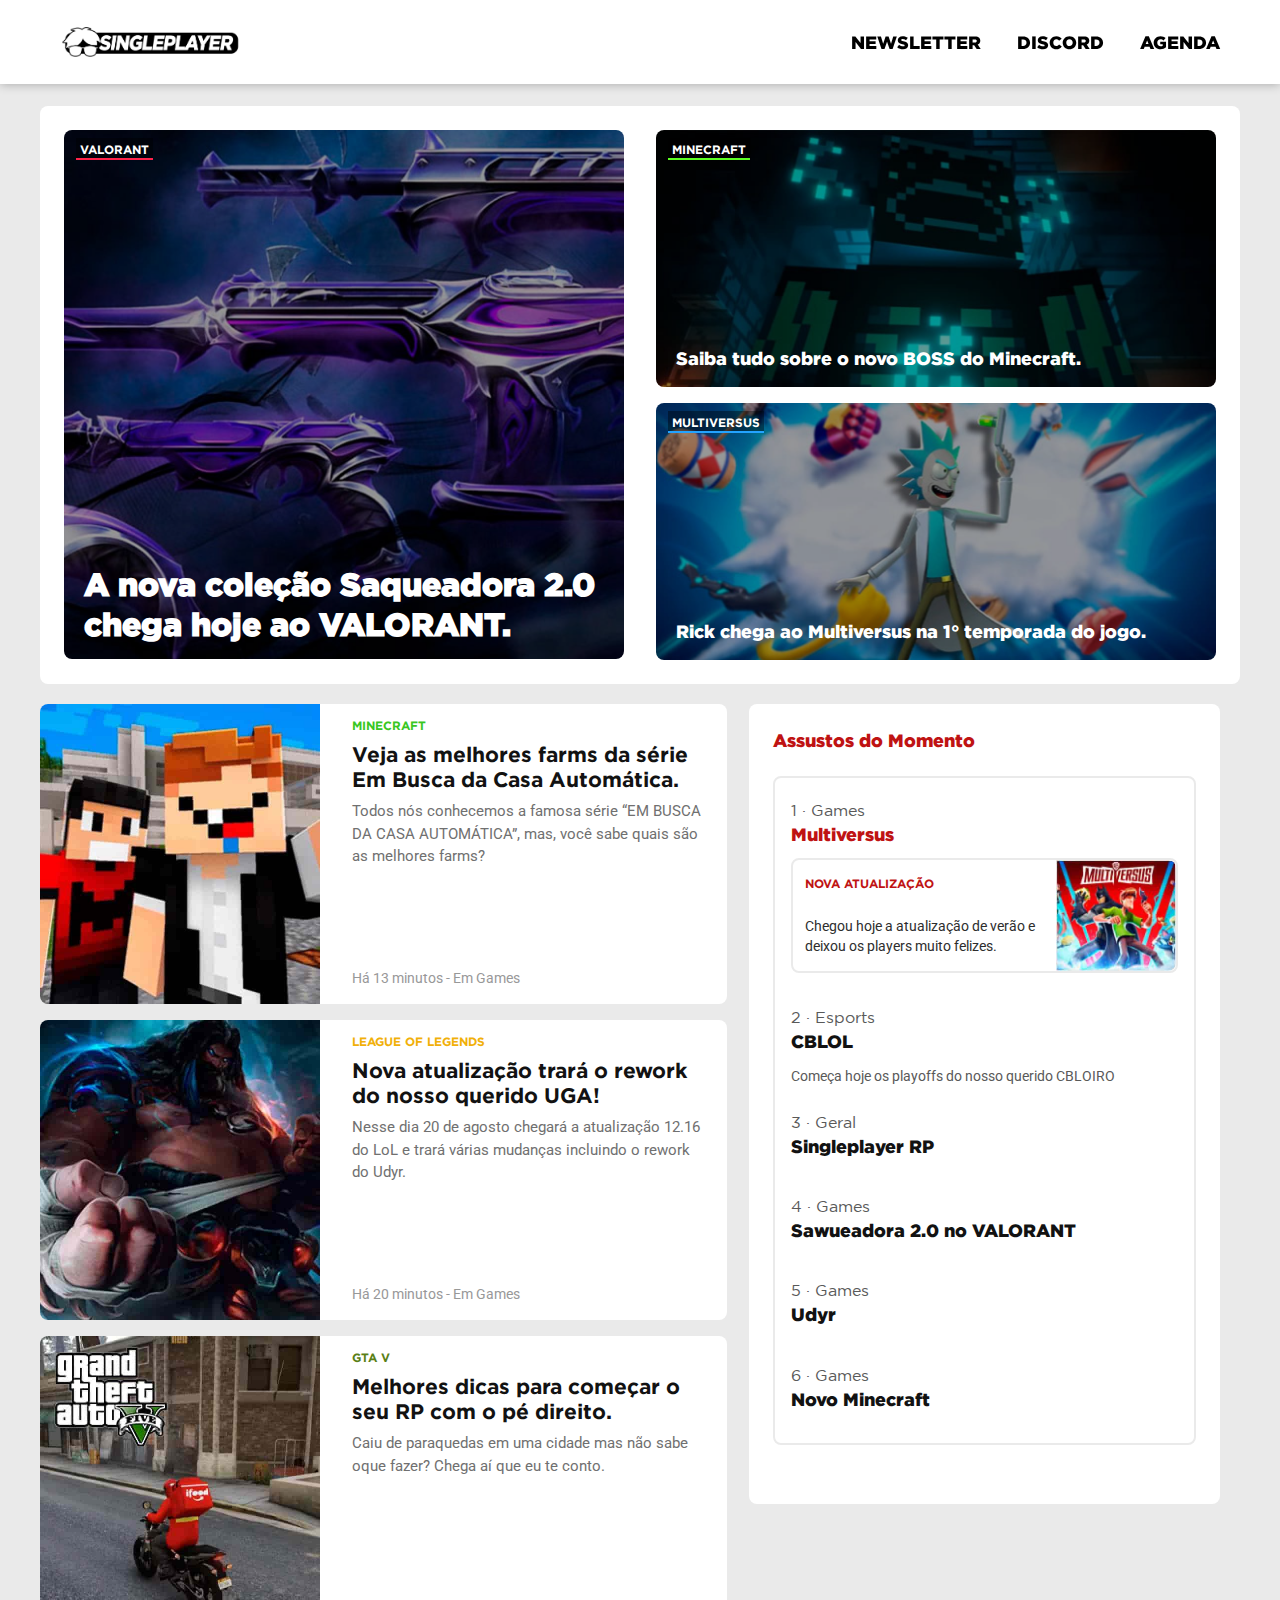
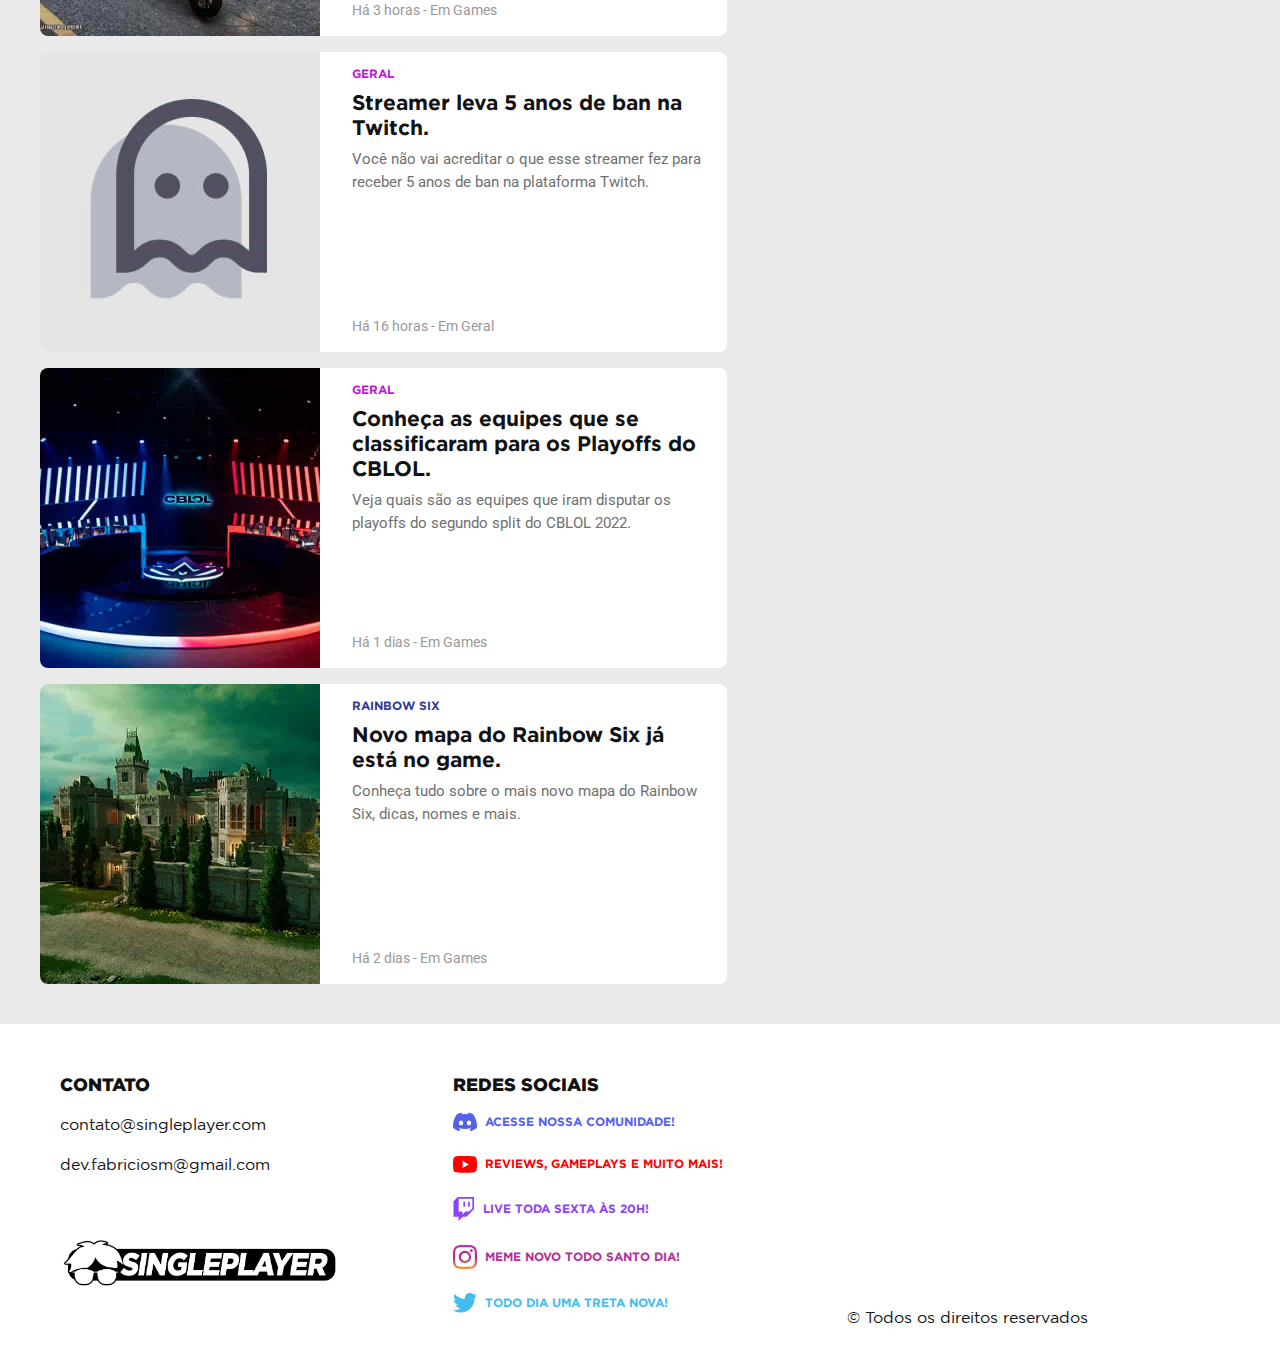
<file: index.html>
<!DOCTYPE html>
<html lang="pt-br">
<head>
  <meta charset="UTF-8">
  <meta http-equiv="X-UA-Compatible" content="IE=edge">
  <meta name="viewport" content="width=device-width, initial-scale=1.0">
  <link rel="preconnect" href="https://fonts.googleapis.com">
  <link rel="preconnect" href="https://fonts.gstatic.com" crossorigin>
  <link href="https://fonts.googleapis.com/css2?family=Roboto&display=swap" rel="stylesheet">
  <meta name="description" content="Notícias do mundo dos GAMES com qualidade você encontra aqui.">
  <link rel="stylesheet" href="css/style.css">
  <title>Home - Singleplayer</title>
</head>
<body>
  <header class="header-bg">
    <div class="header container">
      <div class="mobile-menu">
        <div class="line1"></div>
        <div class="line2"></div>
        <div class="line3"></div>
      </div>
      <a href="./"><img class="logo" src="img/logo/logo.png" alt="Singleplayer" width="893" height="147"></a>
      <nav aria-label="primaria">
        <ul class="header-menu font-1-m-b cor-11">
          <li><a href="./newsletter.html">NEWSLETTER</a></li>
          <li><a href="https://github.com/Fabricio-souza-miranda" target="_blank">DISCORD</a></li>
          <li><a href="./agenda.html">AGENDA</a></li>
        </ul>
      </nav>
    </div>
  </header>

  <main class="showcase-bg container">
    <div class="showcase">
      <div class="main-news">
        <a href="./newspages/newspage01.html">
          <span class="cor-0 font-1-xs">VALORANT</span>
          <h2 class="cor-0 font-1-b">A nova coleção Saqueadora 2.0 chega hoje ao VALORANT.</h2>
          <div>
            <img src="img/imagens/thumb_grid/valorant-grid.jpg" alt="coleção saqueadra 2.0, valorant" width="1136" height="1074">
          </div>
        </a>
      </div>
      <div class="news-container">
        <div class="news1">
          <a href="./newspages/newspage02.html">
            <span class="cor-0 font-1-xs">MINECRAFT</span>
            <h2 class="cor-0 font-1-m">Saiba tudo sobre o novo BOSS do Minecraft.</h2>
            <div>
              <img src="img/imagens/thumb_grid/minecraft-grid.jpg" alt="coleção saqueadra 2.0, valorant" width="1134" height="520">
            </div>
          </a>
        </div>
        <div class="news2">
          <a href="./newspages/newspage02.html">
            <span class="cor-0 font-1-xs">MULTIVERSUS</span>
            <h2 class="cor-0 font-1-m">Rick chega ao Multiversus na 1° temporada do jogo.</h2>
            <div>
              <img src="img/imagens/thumb_grid/multiversus-grid.jpg" alt="coleção saqueadra 2.0, valorant" width="1134" height="520">
            </div>
          </a>
        </div>
      </div>
    </div>
  </main>

  <article class="other-news container">
    <div class="feed-news">
      <ul>
        <li class="minecraft">
          <a href="newspages/newspage01.html">
            <img src="img/imagens/thumb_noticias/minecraft.jpg" alt="Viniccius13 e Davi." width="560" height="600">
          </a>
          <a href="newspages/newspage01.html">
            <span class="font-1-xs">MINECRAFT</span>
            <h2 class="cor-10 font-1-l">Veja as melhores farms da série Em Busca da Casa Automática.</h2>
            <p class="font-2-s cor-6">Todos nós conhecemos a famosa série “EM BUSCA DA CASA AUTOMÁTICA”, mas, você sabe quais são as melhores farms?</p>
            <div class="cor-5 font-2-xs time">Há 13 minutos - Em Games</div>
          </a>
        </li>

        <li class="league-of-legends">
          <a href="./newspages/newspage02.html"><img src="img/imagens/thumb_noticias/leagueoflegends.jpg" alt="Reworl Udyr." width="560" height="600"></a>
          <a href="./newspages/newspage02.html">
            <span class="font-1-xs">LEAGUE OF LEGENDS</span>
            <h2 class="cor-10 font-1-l">Nova atualização trará o rework do nosso querido UGA!</h2>
            <p class="font-2-s cor-6">Nesse dia 20 de agosto chegará a atualização 12.16 do LoL e trará várias mudanças incluindo o rework do Udyr.</p>
            <div class="cor-5 font-2-xs time">Há 20 minutos - Em Games</div>
          </a>
        </li>
        <li class="gtav">
          <a href="./newspages/newspage01.html"><img src="img/imagens/thumb_noticias/gtav.jpg" alt="Jogador trabalhando de Ifood no GTAV RP." width="560" height="600"></a>
          <a href="./newspages/newspage01.html">
            <span class="font-1-xs">GTA V</span>
            <h2 class="cor-10 font-1-l">Melhores dicas para começar o seu RP com o pé direito.</h2>
            <p class="font-2-s cor-6">Caiu de paraquedas em uma cidade mas não sabe oque fazer? Chega aí que eu te conto.</p>
            <div class="cor-5 font-2-xs time">Há 3 horas - Em Games</div>
          </a>
        </li>
        <li class="geral">
          <a href="./newspages/newspage01.html"><img src="img/imagens/thumb_noticias/geral01.jpg" alt="Simbolo de ban da Twitch." width="560" height="600"></a>
          <a href="./newspages/newspage01.html">
            <span class="font-1-xs">GERAL</span>
            <h2 class="cor-10 font-1-l">Streamer leva 5 anos de ban na Twitch.</h2>
            <p class="font-2-s cor-6">Você não vai acreditar o que esse streamer fez para receber 5 anos de ban na plataforma Twitch.</p>
            <div class="cor-5 font-2-xs time">Há 16 horas - Em Geral</div>
          </a>
        </li>
        <li class="geral">
          <a href="./newspages/newspage01.html"><img src="img/imagens/thumb_noticias/geral02.jpg" alt="Cenário do BCBLOL 2022." width="560" height="600"></a>
          <a href="./newspages/newspage01.html">
            <span class="font-1-xs">GERAL</span>
            <h2 class="cor-10 font-1-l">Conheça as equipes que se classificaram para os Playoffs do CBLOL.</h2>
            <p class="font-2-s cor-6">Veja quais são as equipes que iram disputar os playoffs do segundo split do CBLOL 2022.</p>
            <div class="cor-5 font-2-xs time">Há 1 dias - Em Games</div>
          </a>
        </li>
        <li class="r6">
          <a href="./newspages/newspage02.html"><img src="img/imagens/thumb_noticias/rainbowsix.jpg" alt="Novo mapa do Rainbow Six." width="560" height="600"></a>
          <a href="./newspages/newspage02.html">
            <span class="font-1-xs">RAINBOW SIX</span>
            <h2 class="cor-10 font-1-l">Novo mapa do Rainbow Six já está no game.</h2>
            <p class="font-2-s cor-6">Conheça tudo sobre o mais novo mapa do Rainbow Six, dicas, nomes e mais.</p>
            <div class="cor-5 font-2-xs time">Há 2 dias - Em Games</div>
          </a>
        </li>
      </ul>
    </div>
    <div class="trending-topics-bg">
      <div class="trending-topics">
        <h1 class="font-1-m-b cor-p1">Assustos do Momento</h1>
        <ul>
          <li>
            <span class="font-1-s cor-7">1 · Games</span>
            <h2 class="font-1-m-b cor-p1">Multiversus</h2>
            <a href="./newspages/newspage02.html">
            <div class="top1">
              <div>
                  <h3 class="font-1-xs cor-p1">NOVA ATUALIZAÇÃO</h3>
                  <p class="font-2-xs cor-9">Chegou hoje a atualização de verão e
                  deixou os players muito felizes.</p>
                </div>
                <img src="img/imagens/thumb_noticias/trandingtopics.jpg" alt="Multiversus" width="248" height="230">
              </div>
            </a>
          </li>
          <li>
            <span class="font-1-s cor-7">2 · Esports</span>
            <h2 class="font-1-m-b cor-10">CBLOL</h2>
            <p class="font-2-xs cor-7">Começa hoje os playoffs do nosso querido CBLOIRO</p>
          </li>
          <li>
            <span class="font-1-s cor-7">3 · Geral</span>
            <h2 class="font-1-m-b cor-10">Singleplayer RP</h2>
          </li>
          <li>
            <span class="font-1-s cor-7">4 · Games</span>
            <h2 class="font-1-m-b cor-10">Sawueadora 2.0 no VALORANT</h2>
          </li>
          <li>
            <span class="font-1-s cor-7">5 · Games</span>
            <h2 class="font-1-m-b cor-10">Udyr</h2>
          </li>
          <li>
            <span class="font-1-s cor-7">6 · Games</span>
            <h2 class="font-1-m-b cor-10">Novo  Minecraft</h2>
          </li>
        </ul>
      </div>
    </div>
  </article>

  <footer class="footer-bg">
    <div class="footer container">
      <div class="contato">
        <h2 class="font-1-m-b cor-10">CONTATO</h2>
        <ul class="font-1-s cor-10">
          <li>contato@singleplayer.com</li>
          <li>dev.fabriciosm@gmail.com</li>
        </ul>
        <img src="img/logo/logo.png" width="893" height="147" alt="Singleplayer">
      </div>
      <div class="redes">
        <h2 class="font-1-m-b cor-10">REDES SOCIAIS</h2>
        <ul class="font-1-xs">
          <li><a href="https://github.com/Fabricio-souza-miranda" target="_blank"><img src="img/icons/footer_icons/discord.svg" alt="" contato>ACESSE NOSSA COMUNIDADE!</a></li>
          <li><a href="https://github.com/Fabricio-souza-miranda" target="_blank"><img src="img/icons/footer_icons/youtube.svg" alt="" width="24" height="17">REVIEWS, GAMEPLAYS E MUITO MAIS!</a></li>
          <li><a href="https://github.com/Fabricio-souza-miranda" target="_blank"><img src="img/icons/footer_icons/twitch.svg" alt="" width="22" height="24">LIVE TODA SEXTA ÀS 20H!</a></li>
          <li><a href="https://github.com/Fabricio-souza-miranda" target="_blank"><img src="img/icons/footer_icons/instagram.svg" alt="" width="24" height="24">MEME NOVO TODO SANTO DIA!</a></li>
          <li><a href="https://github.com/Fabricio-souza-miranda" target="_blank"><img src="img/icons/footer_icons/twitter.svg" alt="" width="24" height="24">TODO DIA UMA TRETA NOVA!</a></li>

        </ul>
      </div>
      <div class="copy">
        <h2 class="font-1-s cor-10">© Todos os direitos reservados</h2>
      </div>
    </div>
  </footer>
  
  <script src="js/script.js"></script>
</body>
</html>
</file>
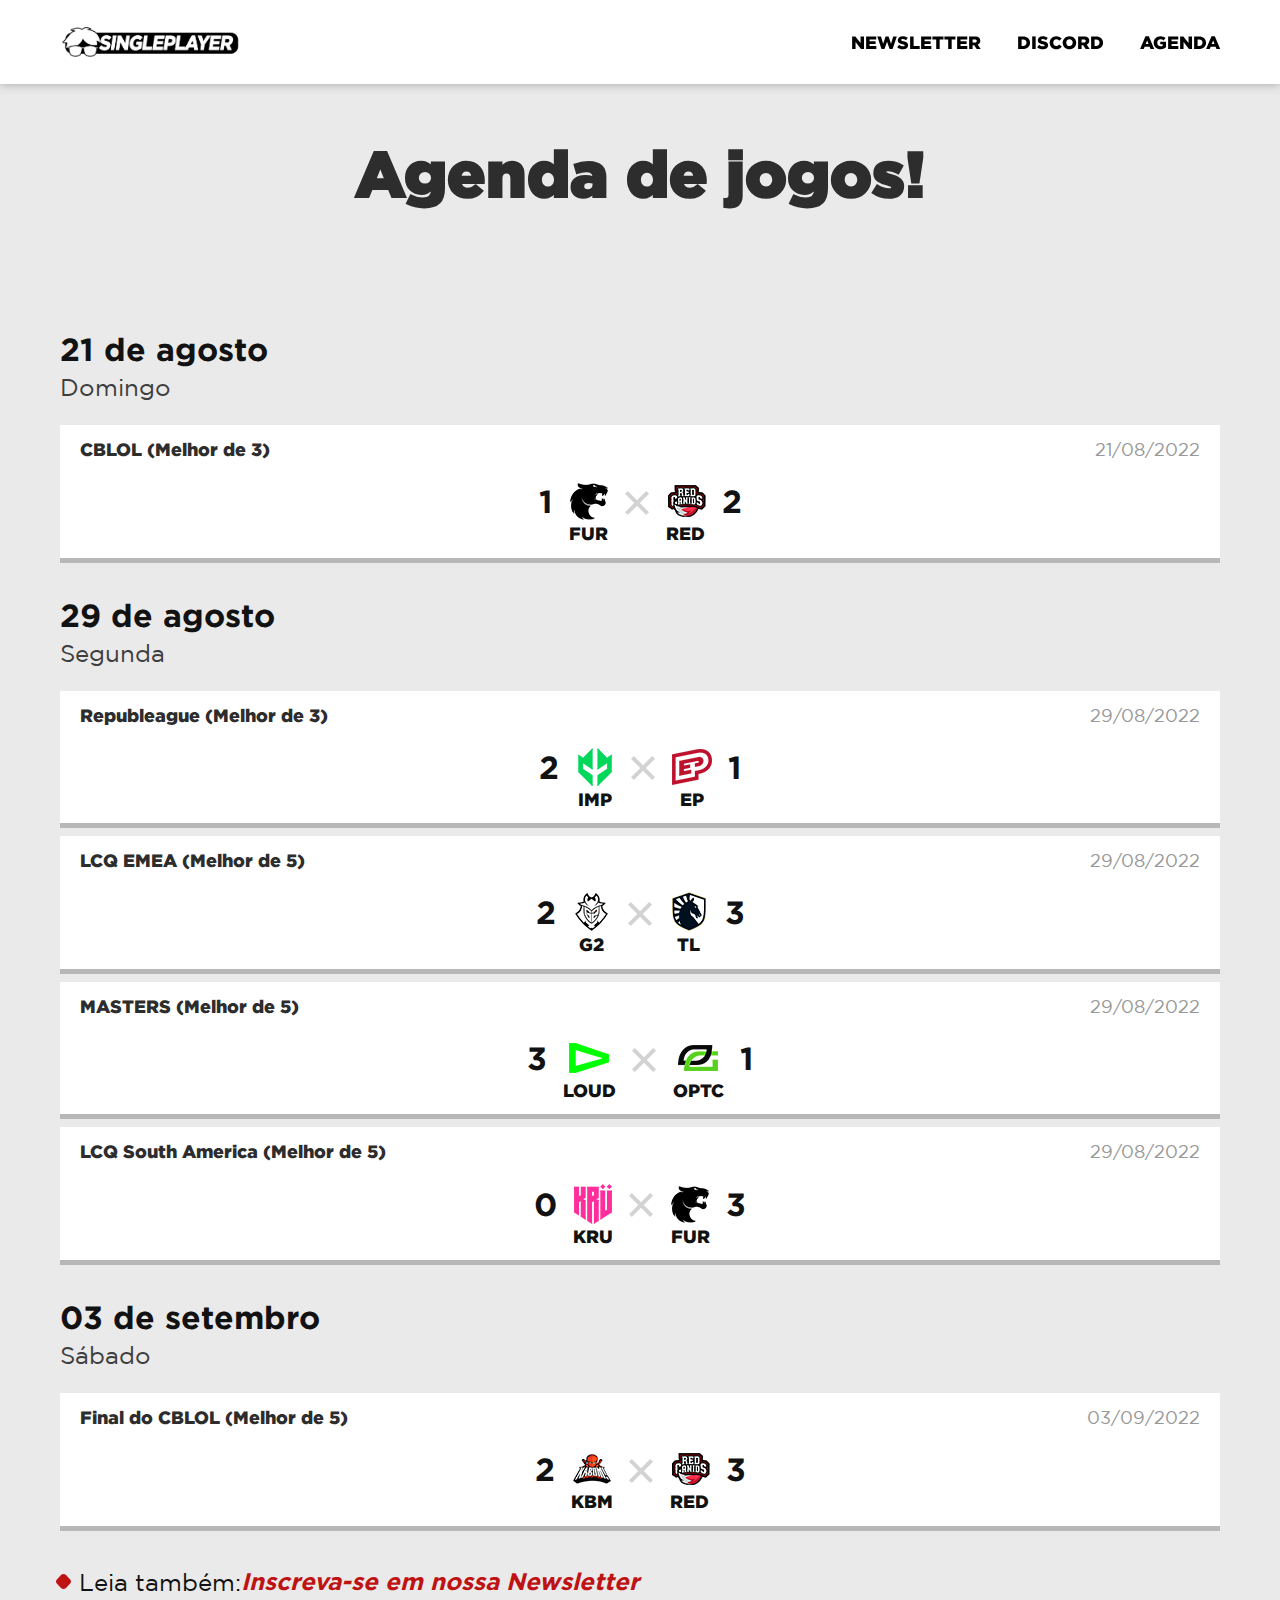
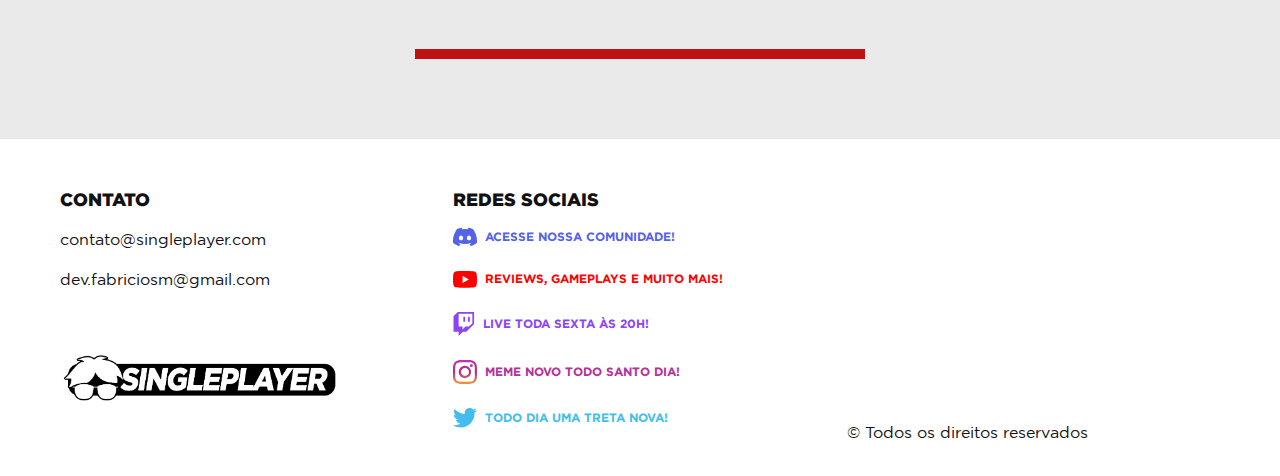
<file: agenda.html>
<!DOCTYPE html>
<html lang="pt-br">
<head>
  <meta charset="UTF-8">
  <meta http-equiv="X-UA-Compatible" content="IE=edge">
  <meta name="viewport" content="width=device-width, initial-scale=1.0">
  <link rel="preconnect" href="https://fonts.googleapis.com">
  <link rel="preconnect" href="https://fonts.gstatic.com" crossorigin>
  <link href="https://fonts.googleapis.com/css2?family=Roboto&display=swap" rel="stylesheet">
  <meta name="description" content="Notícias do mundo dos GAMES com qualidade você encontra aqui.">
  <link rel="stylesheet" href="css/style.css">
  <title>Agenda - Singleplayer</title>
</head>
<body>
  <header class="header-bg">
    <div class="header container">
      <div class="mobile-menu">
        <div class="line1"></div>
        <div class="line2"></div>
        <div class="line3"></div>
      </div>
      <a href="./"><img class="logo" src="img/logo/logo.png" alt="Singleplayer" width="893" height="147"></a>
      <nav aria-label="primaria">
        <ul class="header-menu font-1-m-b cor-11">
          <li><a href="./newsletter.html">NEWSLETTER</a></li>
          <li><a href="https://github.com/Fabricio-souza-miranda" target="_blank">DISCORD</a></li>
          <li><a href="./agenda.html">AGENDA</a></li>
        </ul>
      </nav>
    </div>
  </header>

  <main class="agenda container">
    <h1 class="cor-9 font-1-sup black">Agenda de jogos!</h1>
    <ul class="agenda-games">
      <li>
        <h2 class="font-1-b cor-10">21 de agosto</h2>
        <h3 class="font-1-l cor-8">Domingo</h3>
        <div class="games-block">
          <div class="games-container">
            <div class="games-date">
              <h4 class="font-1-m-b cor-9">CBLOL (Melhor de 3)</h4>
              <span class="font-1-m cor-5">21/08/2022</span>
            </div>
            <div class="games-game">
              <span class="font-1-b cor-10">1</span>
              <div class="team">
                <img src="img/imagens/agenda/furia.png" alt="Furia esports" width="40" height="40">
                <span class="font-1-m-b cor-10">FUR</span>
              </div>
              <i><img src="img/icons/versus.svg" alt="" width="25" height="25"></i>
              <div class="team">
                <img src="img/imagens/agenda/redcanids.png" alt="Red Canids Esports" width="40" height="40">
                <span class="font-1-m-b cor-10">RED</span>
              </div>
              <span class="font-1-b cor-10">2</span>
            </div>
          </div>
        </div>
      </li>
      
      <li>
        <h2 class="font-1-b cor-10">29 de agosto</h2>
        <h3 class="font-1-l cor-8">Segunda</h3>
        <div class="games-block">
          <div class="games-container">
            <div class="games-date">
              <h4 class="font-1-m-b cor-9">Republeague (Melhor de 3)</h4>
              <span class="font-1-m cor-5">29/08/2022</span>
            </div>
            <div class="games-game">
              <span class="font-1-b cor-10">2</span>
              <div class="team">
                <img src="img/imagens/agenda/imperial.png" alt="Imperial esports" width="40" height="40">
                <span class="font-1-m-b cor-10">IMP</span>
              </div>
              <i><img src="img/icons/versus.svg" alt="" width="25" height="25"></i>
              <div class="team">
                <img src="img/imagens/agenda/ENTERPRISE.png" alt="ENTERPRISE Esports" width="40" height="40">
                <span class="font-1-m-b cor-10">EP</span>
              </div>
              <span class="font-1-b cor-10">1</span>
            </div>
          </div>
        </div>
        <div class="games-block">
          <div class="games-container">
            <div class="games-date">
              <h4 class="font-1-m-b cor-9">LCQ EMEA (Melhor de 5)</h4>
              <span class="font-1-m cor-5">29/08/2022</span>
            </div>
            <div class="games-game">
              <span class="font-1-b cor-10">2</span>
              <div class="team">
                <img src="img/imagens/agenda/g2.png" alt="G2 esports" width="40" height="40">
                <span class="font-1-m-b cor-10">G2</span>
              </div>
              <i><img src="img/icons/versus.svg" alt="" width="25" height="25"></i>
              <div class="team">
                <img src="img/imagens/agenda/teamliquid.png" alt="team liquid Esports" width="40" height="40">
                <span class="font-1-m-b cor-10">TL</span>
              </div>
              <span class="font-1-b cor-10">3</span>
            </div>
          </div>
        </div>
        <div class="games-block">
          <div class="games-container">
            <div class="games-date">
              <h4 class="font-1-m-b cor-9">MASTERS (Melhor de 5)</h4>
              <span class="font-1-m cor-5">29/08/2022</span>
            </div>
            <div class="games-game">
              <span class="font-1-b cor-10">3</span>
              <div class="team">
                <img src="img/imagens/agenda/loud.png" alt="LOUD esports" width="40" height="40">
                <span class="font-1-m-b cor-10">LOUD</span>
              </div>
              <i><img src="img/icons/versus.svg" alt="" width="25" height="25"></i>
              <div class="team">
                <img src="img/imagens/agenda/optic.png" alt="Optic Esports" width="40" height="40">
                <span class="font-1-m-b cor-10">OPTC</span>
              </div>
              <span class="font-1-b cor-10">1</span>
            </div>
          </div>
        </div>
        <div class="games-block">
          <div class="games-container">
            <div class="games-date">
              <h4 class="font-1-m-b cor-9">LCQ South America (Melhor de 5)</h4>
              <span class="font-1-m cor-5">29/08/2022</span>
            </div>
            <div class="games-game">
              <span class="font-1-b cor-10">0</span>
              <div class="team">
                <img src="img/imagens/agenda/kru.png" alt="KRϋ esports" width="40" height="40">
                <span class="font-1-m-b cor-10">KRU</span>
              </div>
              <i><img src="img/icons/versus.svg" alt="" width="25" height="25"></i>
              <div class="team">
                <img src="img/imagens/agenda/furia.png" alt="Furia Esports" width="40" height="40">
                <span class="font-1-m-b cor-10">FUR</span>
              </div>
              <span class="font-1-b cor-10">3</span>
            </div>
          </div>
        </div>
      </li>
      <li>
        <h2 class="font-1-b cor-10">03 de setembro</h2>
        <h3 class="font-1-l cor-8">Sábado</h3>
        <div class="games-block">
          <div class="games-container">
            <div class="games-date">
              <h4 class="font-1-m-b cor-9">Final do CBLOL (Melhor de 5)</h4>
              <span class="font-1-m cor-5">03/09/2022</span>
            </div>
            <div class="games-game">
              <span class="font-1-b cor-10">2</span>
              <div class="team">
                <img src="img/imagens/agenda/kabum.png" alt="Kabum esports" width="40" height="40">
                <span class="font-1-m-b cor-10">KBM</span>
              </div>
              <i><img src="img/icons/versus.svg" alt="" width="25" height="25"></i>
              <div class="team">
                <img src="img/imagens/agenda/redcanids.png" alt="Red Canids Esports" width="40" height="40">
                <span class="font-1-m-b cor-10">RED</span>
              </div>
              <span class="font-1-b cor-10">3</span>
            </div>
          </div>
        </div>
      </li>
    </ul>
    <ul class="subscribe">
      <li class="cor-10 font-1-l">Leia também: <a href="newsletter.html">
        <i class="cor-p1">Inscreva-se em nossa Newsletter</i>
      </a>
      </li>
    </ul>
    <div class="detail"></div>
  </div>
  </main>

  <footer class="footer-bg">
    <div class="footer container">
      <div class="contato">
        <h2 class="font-1-m-b cor-10">CONTATO</h2>
        <ul class="font-1-s cor-10">
          <li>contato@singleplayer.com</li>
          <li>dev.fabriciosm@gmail.com</li>
        </ul>
        <img src="img/logo/logo.png" width="893" height="147" alt="Singleplayer">
      </div>
      <div class="redes">
        <h2 class="font-1-m-b cor-10">REDES SOCIAIS</h2>
        <ul class="font-1-xs">
          <li><a href="https://github.com/Fabricio-souza-miranda" target="_blank"><img src="img/icons/footer_icons/discord.svg" alt="" contato>ACESSE NOSSA COMUNIDADE!</a></li>
          <li><a href="https://github.com/Fabricio-souza-miranda" target="_blank"><img src="img/icons/footer_icons/youtube.svg" alt="" width="24" height="17">REVIEWS, GAMEPLAYS E MUITO MAIS!</a></li>
          <li><a href="https://github.com/Fabricio-souza-miranda" target="_blank"><img src="img/icons/footer_icons/twitch.svg" alt="" width="22" height="24">LIVE TODA SEXTA ÀS 20H!</a></li>
          <li><a href="https://github.com/Fabricio-souza-miranda" target="_blank"><img src="img/icons/footer_icons/instagram.svg" alt="" width="24" height="24">MEME NOVO TODO SANTO DIA!</a></li>
          <li><a href="https://github.com/Fabricio-souza-miranda" target="_blank"><img src="img/icons/footer_icons/twitter.svg" alt="" width="24" height="24">TODO DIA UMA TRETA NOVA!</a></li>

        </ul>
      </div>
      <div class="copy">
        <h2 class="font-1-s cor-10">© Todos os direitos reservados</h2>
      </div>
    </div>
  </footer>
  
  <script src="js/script.js"></script>
</body>
</html>
</file>
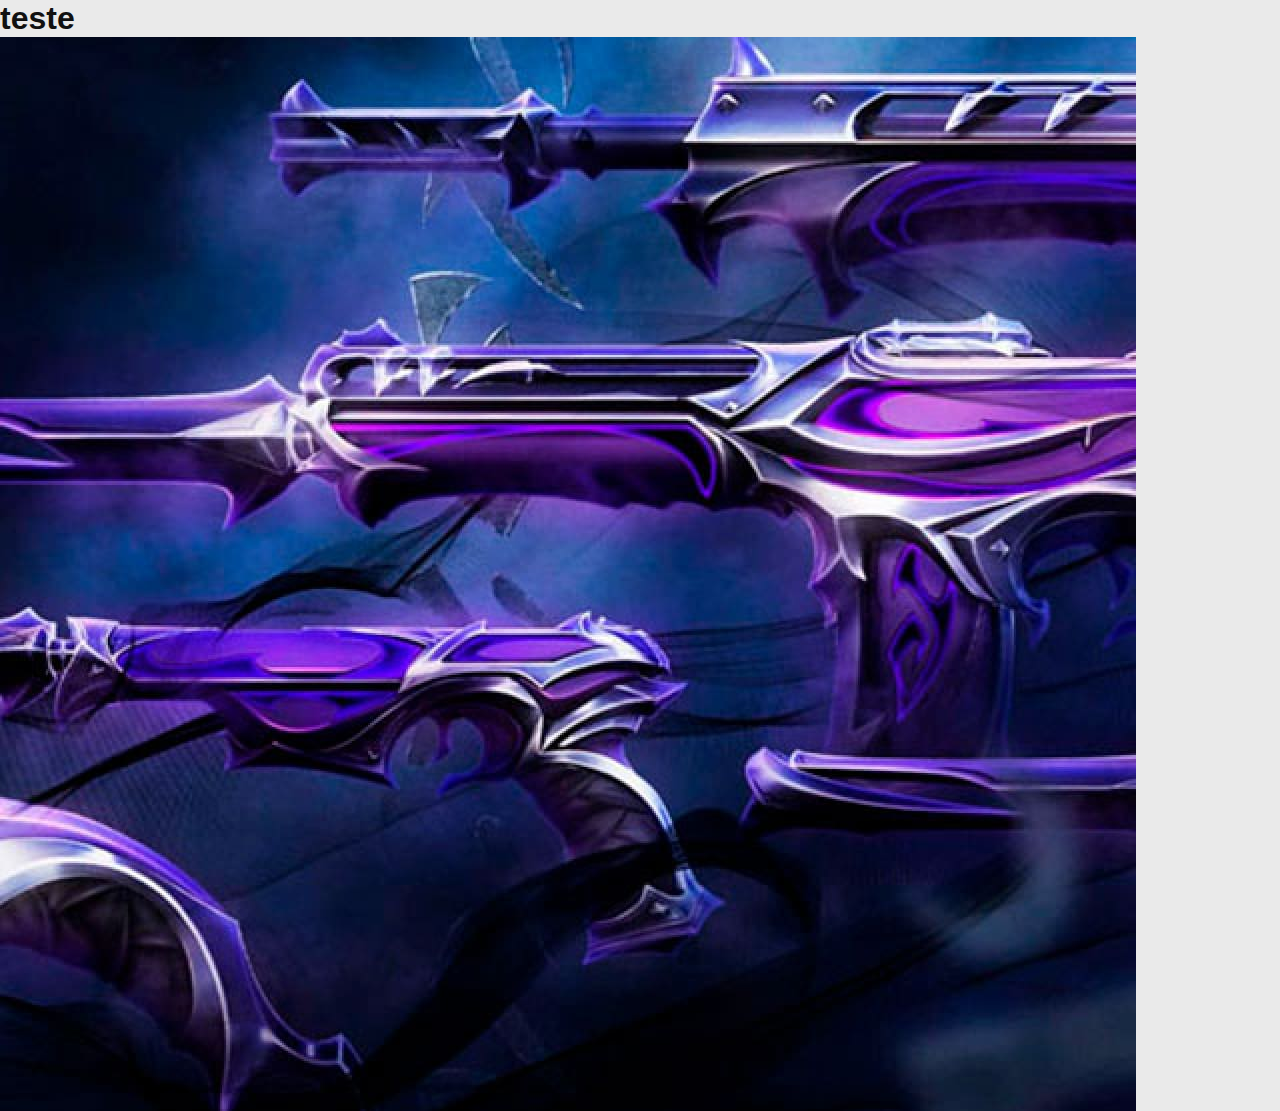
<file: home.html>
<!DOCTYPE html>
<html lang="pt-br">
<head>
  <meta charset="UTF-8">
  <meta http-equiv="X-UA-Compatible" content="IE=edge">
  <meta name="viewport" content="width=device-width, initial-scale=1.0">
  <link rel="stylesheet" href="css/style.css">
  <title>Home | Singleplayer</title>
</head>
<body>
  <h1 class="font-1-xxl">teste</h1>
  <img src="img/imagens/thumb_grid/valorant-grid.jpg" alt="">
</body>
</html>
</file>
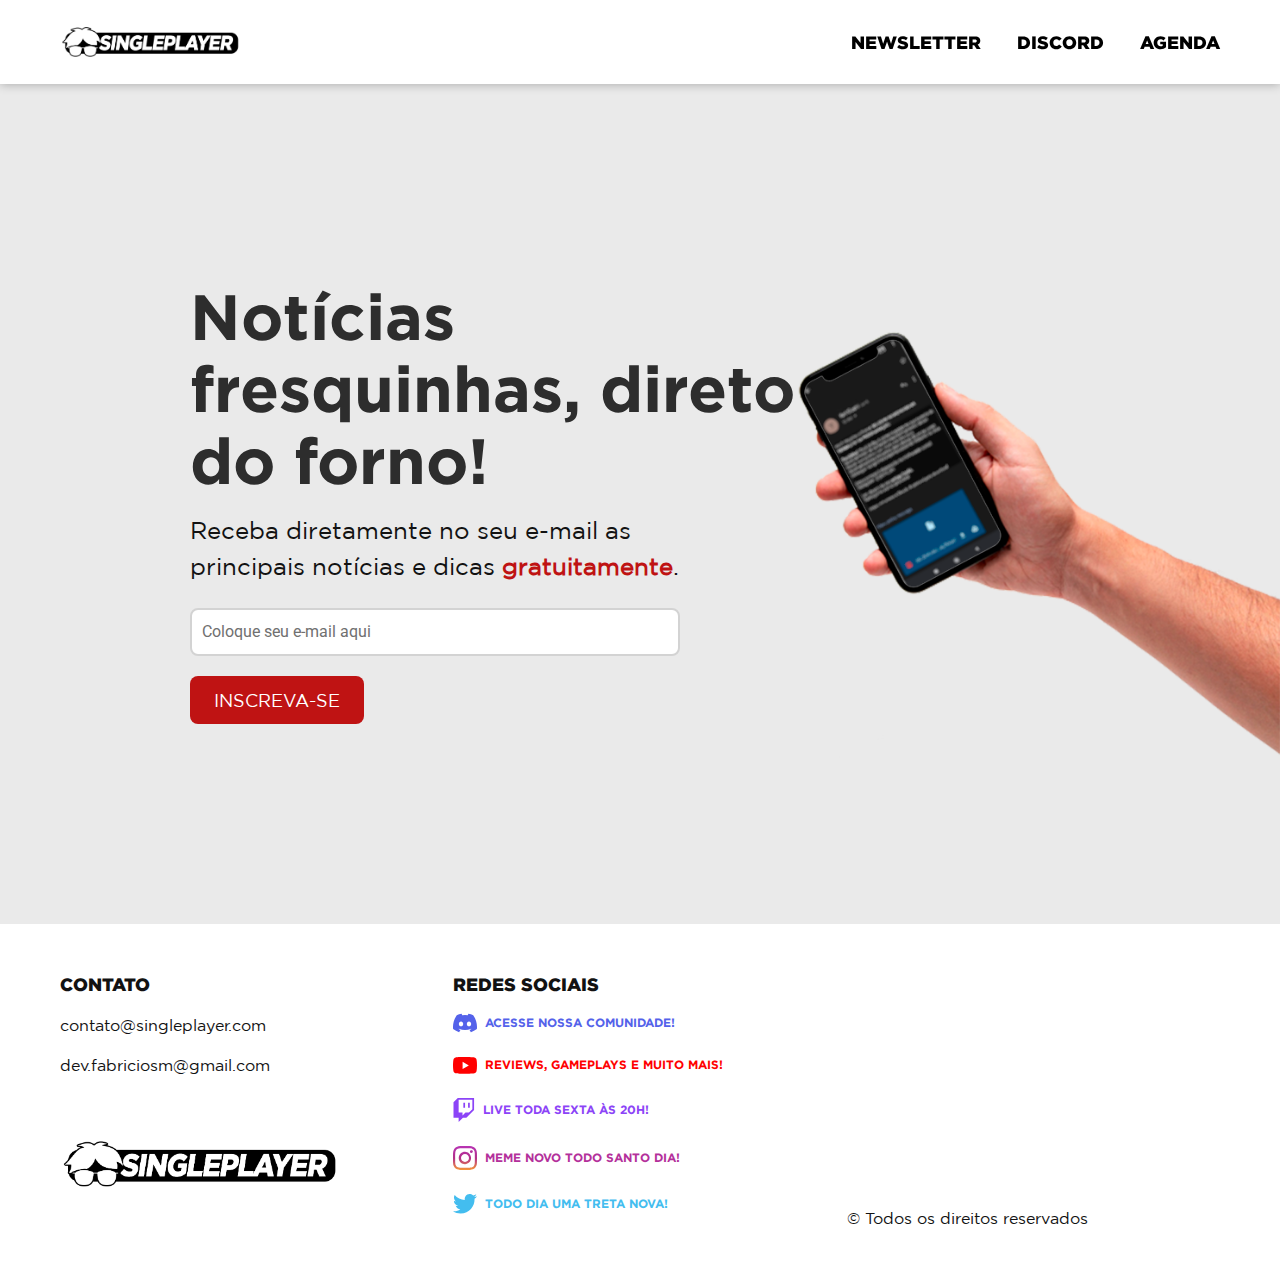
<file: newsletter.html>
<!DOCTYPE html>
<html lang="pt-br">
<head>
  <meta charset="UTF-8">
  <meta http-equiv="X-UA-Compatible" content="IE=edge">
  <meta name="viewport" content="width=device-width, initial-scale=1.0">
  <link rel="preconnect" href="https://fonts.googleapis.com">
  <link rel="preconnect" href="https://fonts.gstatic.com" crossorigin>
  <link href="https://fonts.googleapis.com/css2?family=Roboto&display=swap" rel="stylesheet">
  <meta name="description" content="Notícias do mundo dos GAMES com qualidade você encontra aqui.">
  <link rel="stylesheet" href="css/style.css">
  <title>Newsletter - Singleplayer</title>
</head>
<body>
  <header class="header-bg">
    <div class="header container">
      <div class="mobile-menu">
        <div class="line1"></div>
        <div class="line2"></div>
        <div class="line3"></div>
      </div>
      <a href="./"><img class="logo" src="img/logo/logo.png" alt="Singleplayer" width="893" height="147"></a>
      <nav aria-label="primaria">
        <ul class="header-menu font-1-m-b cor-11">
          <li><a href="./newsletter.html">NEWSLETTER</a></li>
          <li><a href="https://github.com/Fabricio-souza-miranda" target="_blank">DISCORD</a></li>
          <li><a href="./agenda.html">AGENDA</a></li>
        </ul>
      </nav>
    </div>
  </header>

  <main class="newsletter">
    <div class="newsletter-content">
      <h1 class="font-1-sup cor-9">Notícias fresquinhas, direto do forno!</h1>
      <p class="font-1-l cor-10">Receba diretamente no seu e-mail as principais notícias e dicas <strong class="cor-p1">gratuitamente</strong>.</p>
      <div class="newsletter-subscribe">
        <input type="email" placeholder="Coloque seu e-mail aqui">
        <button class="font-1-m cor-0">INSCREVA-SE</button>
      </div>
    </div>
    <div><img src="img/imagens/smartphone.jpg" alt=""></div>
  </main>

  <footer class="footer-bg">
    <div class="footer container">
      <div class="contato">
        <h2 class="font-1-m-b cor-10">CONTATO</h2>
        <ul class="font-1-s cor-10">
          <li>contato@singleplayer.com</li>
          <li>dev.fabriciosm@gmail.com</li>
        </ul>
        <img src="img/logo/logo.png" width="893" height="147" alt="Singleplayer">
      </div>
      <div class="redes">
        <h2 class="font-1-m-b cor-10">REDES SOCIAIS</h2>
        <ul class="font-1-xs">
          <li><a href="https://github.com/Fabricio-souza-miranda" target="_blank"><img src="img/icons/footer_icons/discord.svg" alt="" contato>ACESSE NOSSA COMUNIDADE!</a></li>
          <li><a href="https://github.com/Fabricio-souza-miranda" target="_blank"><img src="img/icons/footer_icons/youtube.svg" alt="" width="24" height="17">REVIEWS, GAMEPLAYS E MUITO MAIS!</a></li>
          <li><a href="https://github.com/Fabricio-souza-miranda" target="_blank"><img src="img/icons/footer_icons/twitch.svg" alt="" width="22" height="24">LIVE TODA SEXTA ÀS 20H!</a></li>
          <li><a href="https://github.com/Fabricio-souza-miranda" target="_blank"><img src="img/icons/footer_icons/instagram.svg" alt="" width="24" height="24">MEME NOVO TODO SANTO DIA!</a></li>
          <li><a href="https://github.com/Fabricio-souza-miranda" target="_blank"><img src="img/icons/footer_icons/twitter.svg" alt="" width="24" height="24">TODO DIA UMA TRETA NOVA!</a></li>

        </ul>
      </div>
      <div class="copy">
        <h2 class="font-1-s cor-10">© Todos os direitos reservados</h2>
      </div>
    </div>
  </footer>
  
  <script src="js/script.js"></script>
</body>
</html>
</file>
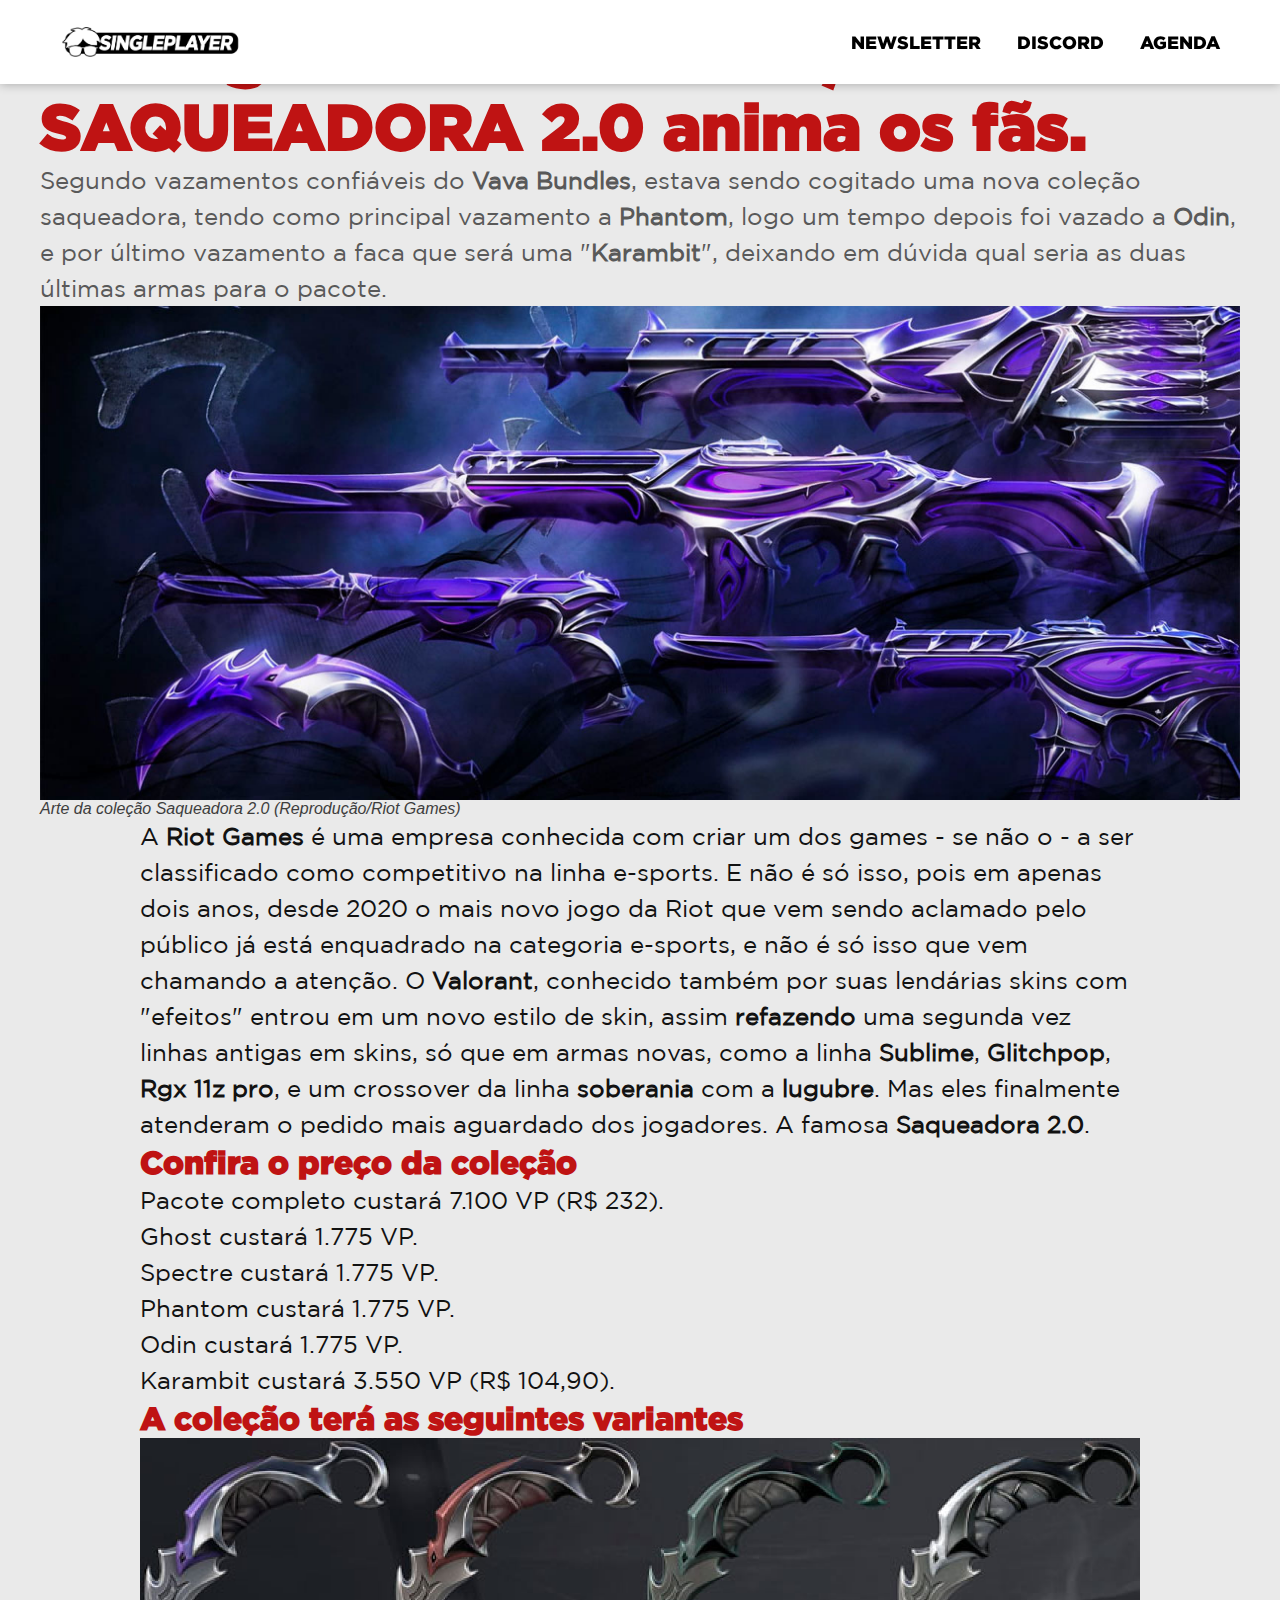
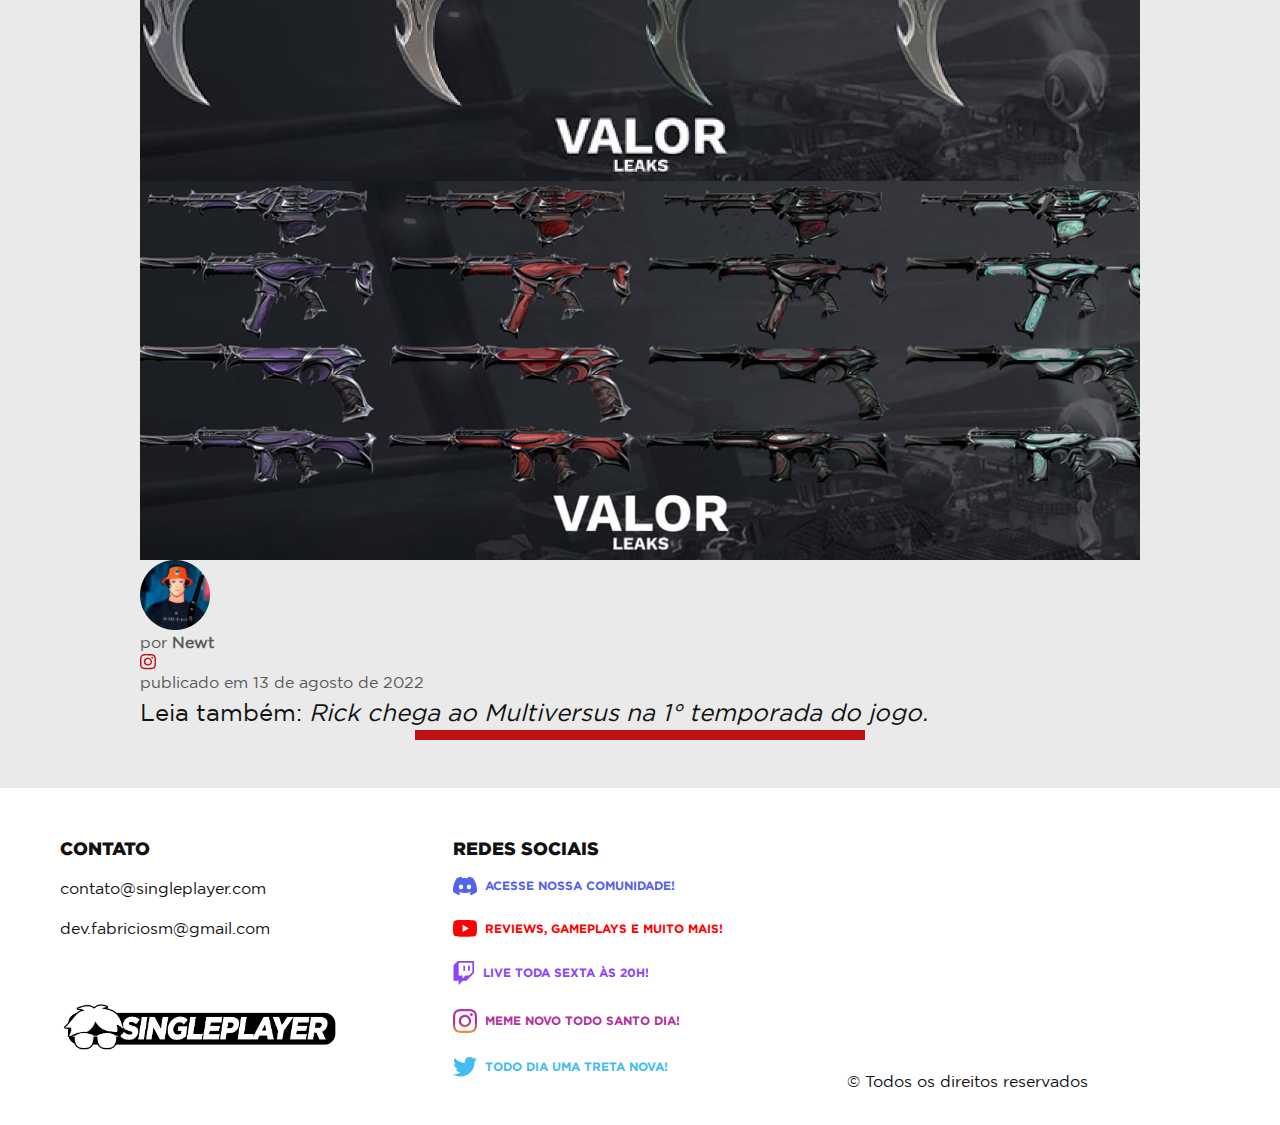
<file: newspage01.html>
<!DOCTYPE html>
<html lang="pt-br">
<head>
  <meta charset="UTF-8">
  <meta http-equiv="X-UA-Compatible" content="IE=edge">
  <meta name="viewport" content="width=device-width, initial-scale=1.0">
  <link rel="preconnect" href="https://fonts.googleapis.com">
  <link rel="preconnect" href="https://fonts.gstatic.com" crossorigin>
  <link href="https://fonts.googleapis.com/css2?family=Roboto&display=swap" rel="stylesheet">
  <meta name="description" content="Notícias do mundo dos GAMES com qualidade você encontra aqui.">
  <link rel="stylesheet" href="css/style.css">
  <title>A nova coleção Saqueadora 2.0 chega hoje ao VALORANT.</title>
</head>
<body>
  <header class="header-bg">
    <div class="header container">
      <div class="mobile-menu">
        <div class="line1"></div>
        <div class="line2"></div>
        <div class="line3"></div>
      </div>
      <a href="./"><img class="logo" src="img/logo/logo.png" alt="Singleplayer" width="893" height="147"></a>
      <nav aria-label="primaria">
        <ul class="header-menu font-1-m-b cor-11">
          <li><a href="./newsletter.html">NEWSLETTER</a></li>
          <li><a href="https://github.com/Fabricio-souza-miranda" target="_blank">DISCORD</a></li>
          <li><a href="./agenda.html">AGENDA</a></li>
        </ul>
      </nav>
    </div>
  </header>

  <main class="newspage01-grid">
    <div class="newspage01-header container">
      <span class="cor-p1 font-1-xs">VALORANT</span>
      <h1 class="cor-p1 font-1-sup black">A chegada da nova coleção SAQUEADORA 2.0 anima os fãs.</h1>
      <p class="font-1-l cor-7">Segundo vazamentos confiáveis do <strong>Vava Bundles</strong>, estava sendo cogitado uma nova coleção saqueadora, tendo como principal vazamento a <strong>Phantom</strong>, logo um tempo depois foi vazado a <strong>Odin</strong>, e por último vazamento a faca que será uma "<strong>Karambit</strong>", deixando em dúvida qual seria as duas últimas armas para o pacote.</p>
      <img src="img/imagens/valorant_noticia/saqueadora.jpg" alt="Coleção saqueadora 2.0 VALORANT." width="2428" height="1000">
      <i class="cor-8">Arte da coleção Saqueadora 2.0 (Reprodução/Riot Games)</i>
    </div>
    <div class="newspage01-main small-container">
      <p class="cor-10 font-1-l">A <strong>Riot Games</strong> é uma empresa conhecida com criar um dos games - se não o - a ser classificado como competitivo na linha e-sports. E não é só isso, pois em apenas dois anos, desde 2020 o mais novo jogo da Riot que vem sendo aclamado pelo público já está enquadrado na categoria e-sports, e não é só isso que vem chamando a atenção. O <strong>Valorant</strong>, conhecido também por suas lendárias skins com "efeitos" entrou em um novo estilo de skin, assim <strong>refazendo</strong> uma segunda vez linhas antigas em skins, só que em armas novas, como a linha <strong>Sublime</strong>, <strong>Glitchpop</strong>, <strong>Rgx 11z pro</strong>, e um crossover da linha <strong>soberania</strong> com a <strong>lugubre</strong>. Mas eles finalmente atenderam o pedido mais aguardado dos jogadores. A famosa <strong>Saqueadora 2.0</strong>.</p>
      <h2 class="cor-p1 font-1-b black">Confira o preço da coleção</h2>
      <ul class="cor-10 font-1-l">
        <li>Pacote completo custará 7.100 VP <span>(R$ 232)</span>.</li>
        <li>Ghost custará 1.775 VP.</li>
        <li>Spectre custará 1.775 VP.</li>
        <li>Phantom custará 1.775 VP.</li>
        <li>Odin custará 1.775 VP.</li>
        <li>Karambit custará 3.550 VP <span>(R$ 104,90)</span>.</li>
      </ul>
      <h2 class="cor-p1 font-1-b black">A coleção terá as seguintes variantes</h2>
      <div class="images">
        <img src="img/imagens/valorant_noticia/colecao-facas.jpg" alt="variantes da faca da coleção" width="1344" height="460">
        <img src="img/imagens/valorant_noticia/chromacolecao.jpg" alt="Variantes das armas da coleção" width="1344" height="510">
      </div>
      <div class="autor">
        <img src="img/imagens/perfil/perfil1.jpg" alt="Newt" width="70" height="70">
        <div class="autor-infos cor-7 font-1-s">
          <div>
            por <a href="https://www.instagram.com/fabricio.css/"><strong>Newt</strong>
            <img src="img/icons/instagram-autor.svg" alt="" width="16" height="16"></a>
          </div>
          <div>publicado em 13 de agosto de 2022</div>
        </div>
      </div>
      <ul>
        <li class="cor-10 font-1-l">Leia também: <a href="./newspage02.html">
          <i>Rick chega ao Multiversus na 1° temporada do jogo.</i>
        </a>
        </li>
      </ul>
      <div class="detail"></div>
    </div>
  </main>

  <footer class="footer-bg">
    <div class="footer container">
      <div class="contato">
        <h2 class="font-1-m-b cor-10">CONTATO</h2>
        <ul class="font-1-s cor-10">
          <li>contato@singleplayer.com</li>
          <li>dev.fabriciosm@gmail.com</li>
        </ul>
        <img src="img/logo/logo.png" width="893" height="147" alt="Singleplayer">
      </div>
      <div class="redes">
        <h2 class="font-1-m-b cor-10">REDES SOCIAIS</h2>
        <ul class="font-1-xs">
          <li><a href="https://github.com/Fabricio-souza-miranda" target="_blank"><img src="img/icons/footer_icons/discord.svg" alt="" contato>ACESSE NOSSA COMUNIDADE!</a></li>
          <li><a href="https://github.com/Fabricio-souza-miranda" target="_blank"><img src="img/icons/footer_icons/youtube.svg" alt="" width="24" height="17">REVIEWS, GAMEPLAYS E MUITO MAIS!</a></li>
          <li><a href="https://github.com/Fabricio-souza-miranda" target="_blank"><img src="img/icons/footer_icons/twitch.svg" alt="" width="22" height="24">LIVE TODA SEXTA ÀS 20H!</a></li>
          <li><a href="https://github.com/Fabricio-souza-miranda" target="_blank"><img src="img/icons/footer_icons/instagram.svg" alt="" width="24" height="24">MEME NOVO TODO SANTO DIA!</a></li>
          <li><a href="https://github.com/Fabricio-souza-miranda" target="_blank"><img src="img/icons/footer_icons/twitter.svg" alt="" width="24" height="24">TODO DIA UMA TRETA NOVA!</a></li>

        </ul>
      </div>
      <div class="copy">
        <h2 class="font-1-s cor-10">© Todos os direitos reservados</h2>
      </div>
    </div>
  </footer>
  
  <script src="js/script.js"></script>
</body>
</html>
</file>
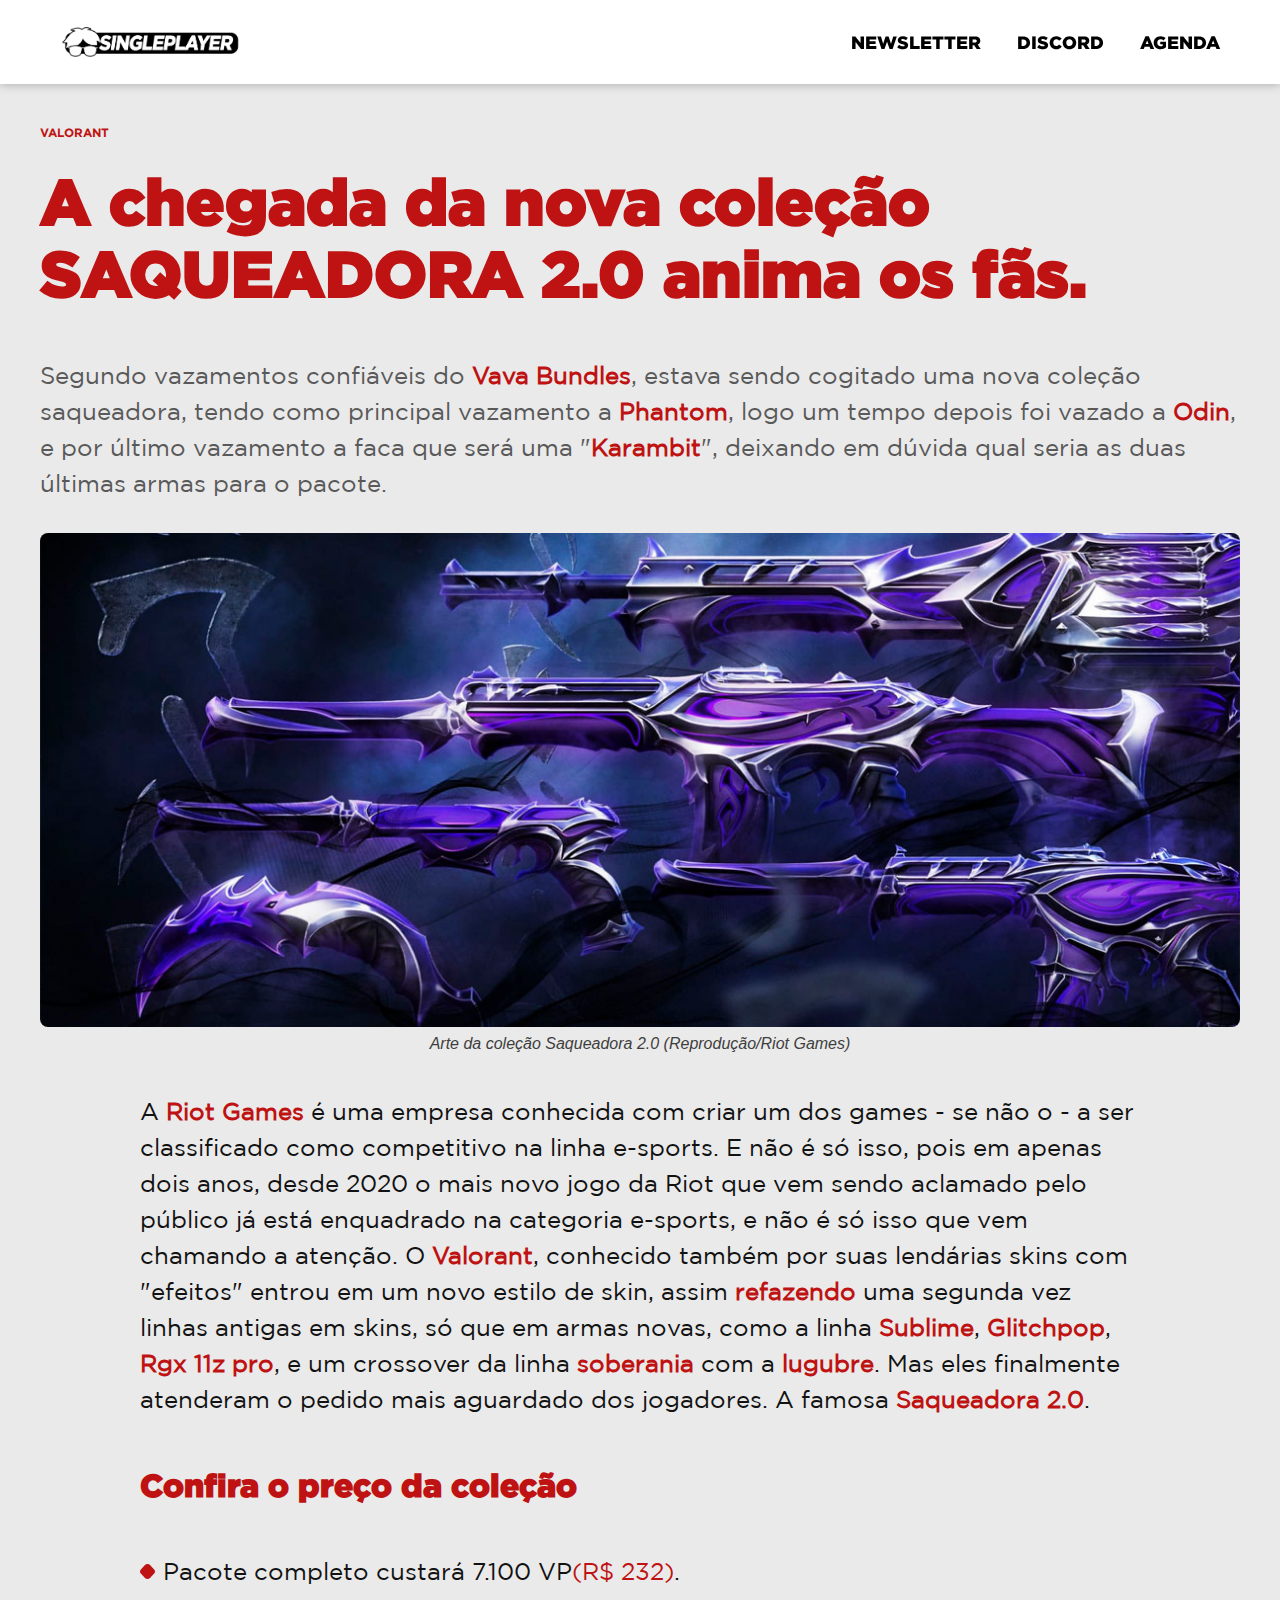
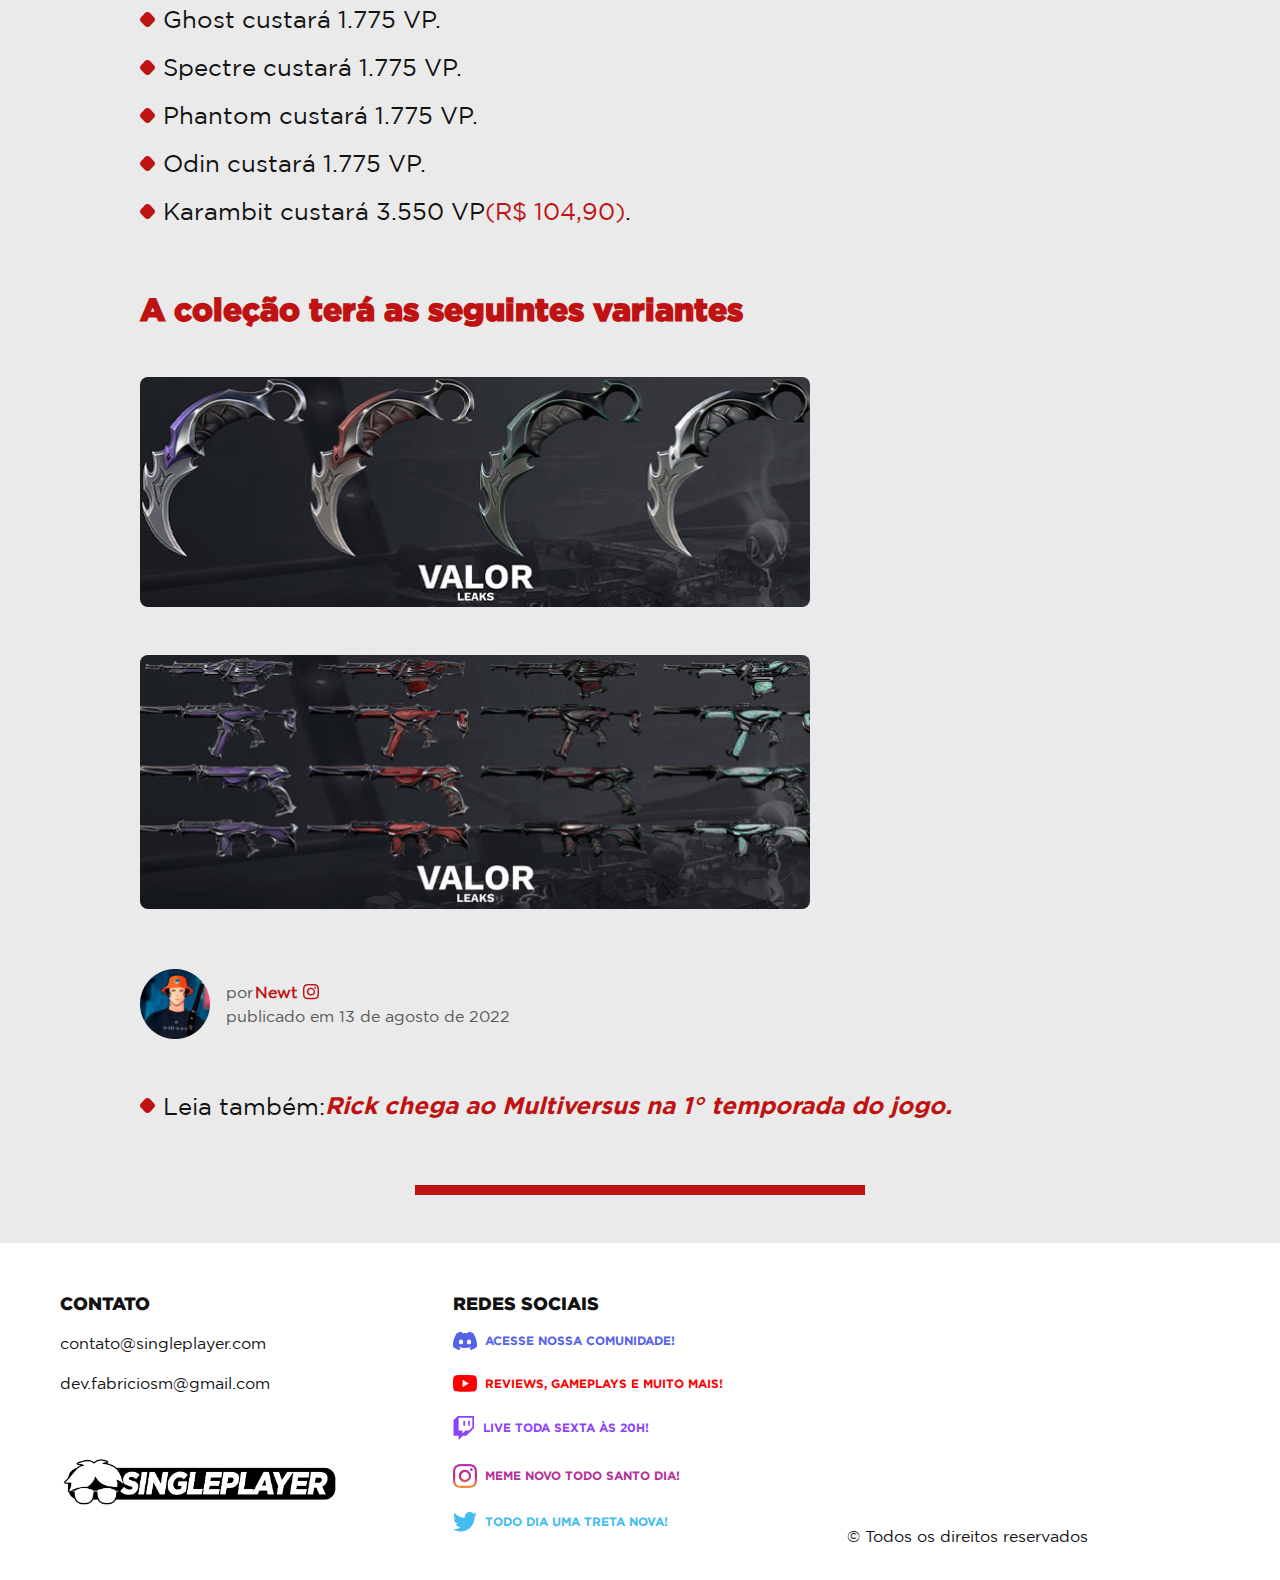
<file: newspages/newspage01.html>
<!DOCTYPE html>
<html lang="pt-br">
<head>
  <meta charset="UTF-8">
  <meta http-equiv="X-UA-Compatible" content="IE=edge">
  <meta name="viewport" content="width=device-width, initial-scale=1.0">
  <link rel="preconnect" href="https://fonts.googleapis.com">
  <link rel="preconnect" href="https://fonts.gstatic.com" crossorigin>
  <link href="https://fonts.googleapis.com/css2?family=Roboto&display=swap" rel="stylesheet">
  <meta name="description" content="Notícias do mundo dos GAMES com qualidade você encontra aqui.">
  <link rel="stylesheet" href="../css/style.css">
  <title>A nova coleção Saqueadora 2.0 chega hoje ao VALORANT.</title>
</head>
<body>
  <header class="header-bg">
    <div class="header container">
      <div class="mobile-menu">
        <div class="line1"></div>
        <div class="line2"></div>
        <div class="line3"></div>
      </div>
      <a href="../index.html"><img class="logo" src="../img/logo/logo.png" alt="Singleplayer" width="893" height="147"></a>
      <nav aria-label="primaria">
        <ul class="header-menu font-1-m-b cor-11">
          <li><a href="../newsletter.html">NEWSLETTER</a></li>
          <li><a href="https://github.com/Fabricio-souza-miranda" target="_blank">DISCORD</a></li>
          <li><a href="../agenda.html">AGENDA</a></li>
        </ul>
      </nav>
    </div>
  </header>

  <main class="newspage-grid">
    <div class="newspage-header container">
      <span class="cor-p1 font-1-xs">VALORANT</span>
      <h1 class="cor-p1 font-1-sup black">A chegada da nova coleção SAQUEADORA 2.0 anima os fãs.</h1>
      <p class="font-1-l cor-7">Segundo vazamentos confiáveis do <strong>Vava Bundles</strong>, estava sendo cogitado uma nova coleção saqueadora, tendo como principal vazamento a <strong>Phantom</strong>, logo um tempo depois foi vazado a <strong>Odin</strong>, e por último vazamento a faca que será uma "<strong>Karambit</strong>", deixando em dúvida qual seria as duas últimas armas para o pacote.</p>
      <img src="../img/imagens/valorant_noticia/saqueadora.jpg" alt="Coleção saqueadora 2.0 VALORANT." width="2428" height="1000">
      <i class="cor-8 image-info">Arte da coleção Saqueadora 2.0 (Reprodução/Riot Games)</i>
    </div>
    <div class="newspage-main small-container">
      <p class="cor-10 font-1-l">A <strong>Riot Games</strong> é uma empresa conhecida com criar um dos games - se não o - a ser classificado como competitivo na linha e-sports. E não é só isso, pois em apenas dois anos, desde 2020 o mais novo jogo da Riot que vem sendo aclamado pelo público já está enquadrado na categoria e-sports, e não é só isso que vem chamando a atenção. O <strong>Valorant</strong>, conhecido também por suas lendárias skins com "efeitos" entrou em um novo estilo de skin, assim <strong>refazendo</strong> uma segunda vez linhas antigas em skins, só que em armas novas, como a linha <strong>Sublime</strong>, <strong>Glitchpop</strong>, <strong>Rgx 11z pro</strong>, e um crossover da linha <strong>soberania</strong> com a <strong>lugubre</strong>. Mas eles finalmente atenderam o pedido mais aguardado dos jogadores. A famosa <strong>Saqueadora 2.0</strong>.</p>
      <h2 class="cor-p1 font-1-b black">Confira o preço da coleção</h2>
      <ul class="cor-10 font-1-l">
        <li>Pacote completo custará 7.100 VP <span>(R$ 232)</span>.</li>
        <li>Ghost custará 1.775 VP.</li>
        <li>Spectre custará 1.775 VP.</li>
        <li>Phantom custará 1.775 VP.</li>
        <li>Odin custará 1.775 VP.</li>
        <li>Karambit custará 3.550 VP <span>(R$ 104,90)</span>.</li>
      </ul>
      <h2 class="cor-p1 font-1-b black">A coleção terá as seguintes variantes</h2>
      <div class="images">
        <img src="../img/imagens/valorant_noticia/colecao-facas.jpg" alt="variantes da faca da coleção" width="1344" height="460">
        <img src="../img/imagens/valorant_noticia/chromacolecao.jpg" alt="Variantes das armas da coleção" width="1344" height="510">
      </div>
      <div class="autor">
        <img src="../img/imagens/perfil/perfil1.jpg" alt="Newt" width="70" height="70">
        <div class="autor-infos cor-7 font-1-s">
          <div>
            por <a href="https://www.instagram.com/fabricio.css/"><strong>Newt</strong>
            <img src="../img/icons/instagram-autor.svg" alt="" width="16" height="16"></a>
          </div>
          <div>publicado em 13 de agosto de 2022</div>
        </div>
      </div>
      <ul>
        <li class="cor-10 font-1-l">Leia também: <a href="newspage02.html">
          <i>Rick chega ao Multiversus na 1° temporada do jogo.</i>
        </a>
        </li>
      </ul>
      <div class="detail"></div>
    </div>
  </main>

  <footer class="footer-bg">
    <div class="footer container">
      <div class="contato">
        <h2 class="font-1-m-b cor-10">CONTATO</h2>
        <ul class="font-1-s cor-10">
          <li>contato@singleplayer.com</li>
          <li>dev.fabriciosm@gmail.com</li>
        </ul>
        <img src="../img/logo/logo.png" width="893" height="147" alt="Singleplayer">
      </div>
      <div class="redes">
        <h2 class="font-1-m-b cor-10">REDES SOCIAIS</h2>
        <ul class="font-1-xs">
          <li><a href="https://github.com/Fabricio-souza-miranda" target="_blank"><img src="../img/icons/footer_icons/discord.svg" alt="" contato>ACESSE NOSSA COMUNIDADE!</a></li>
          <li><a href="https://github.com/Fabricio-souza-miranda" target="_blank"><img src="../img/icons/footer_icons/youtube.svg" alt="" width="24" height="17">REVIEWS, GAMEPLAYS E MUITO MAIS!</a></li>
          <li><a href="https://github.com/Fabricio-souza-miranda" target="_blank"><img src="../img/icons/footer_icons/twitch.svg" alt="" width="22" height="24">LIVE TODA SEXTA ÀS 20H!</a></li>
          <li><a href="https://github.com/Fabricio-souza-miranda" target="_blank"><img src="../img/icons/footer_icons/instagram.svg" alt="" width="24" height="24">MEME NOVO TODO SANTO DIA!</a></li>
          <li><a href="https://github.com/Fabricio-souza-miranda" target="_blank"><img src="../img/icons/footer_icons/twitter.svg" alt="" width="24" height="24">TODO DIA UMA TRETA NOVA!</a></li>

        </ul>
      </div>
      <div class="copy">
        <h2 class="font-1-s cor-10">© Todos os direitos reservados</h2>
      </div>
    </div>
  </footer>
  
  <script src="../js/script.js"></script>
</body>
</html>
</file>
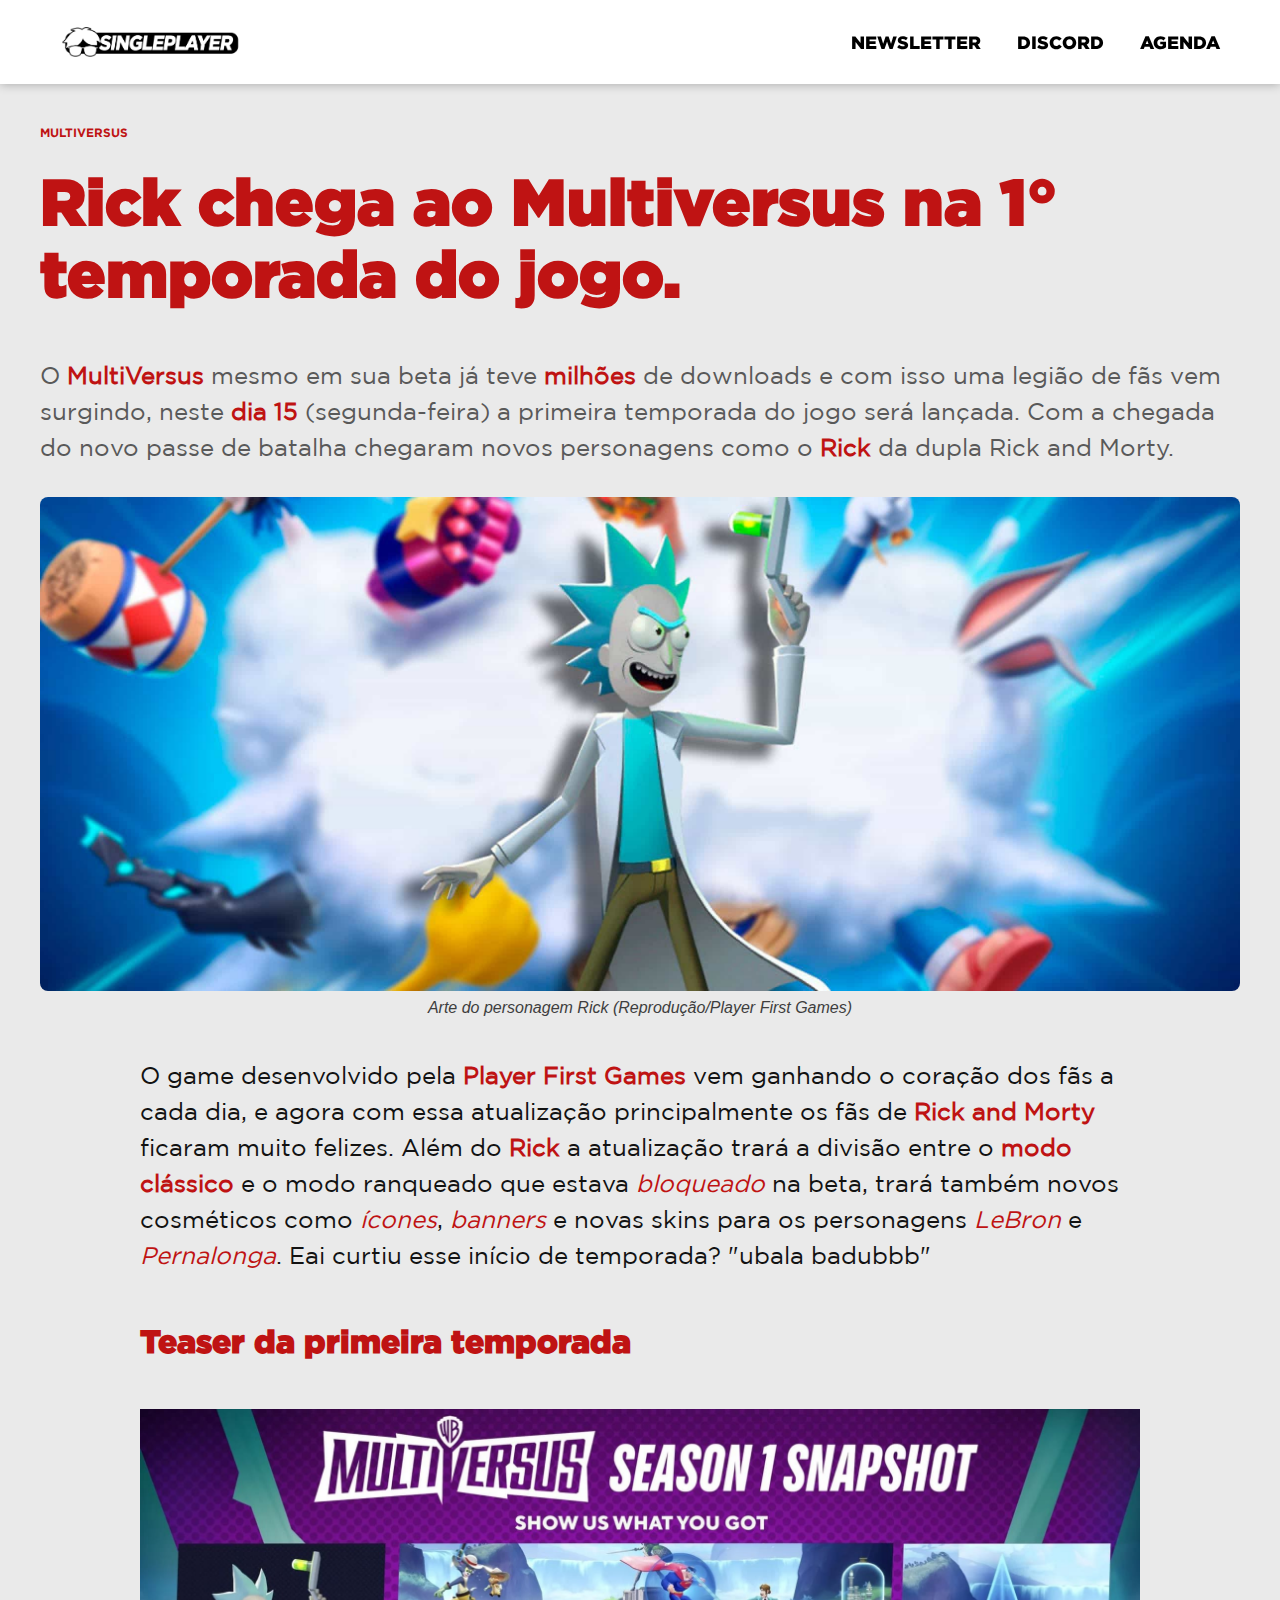
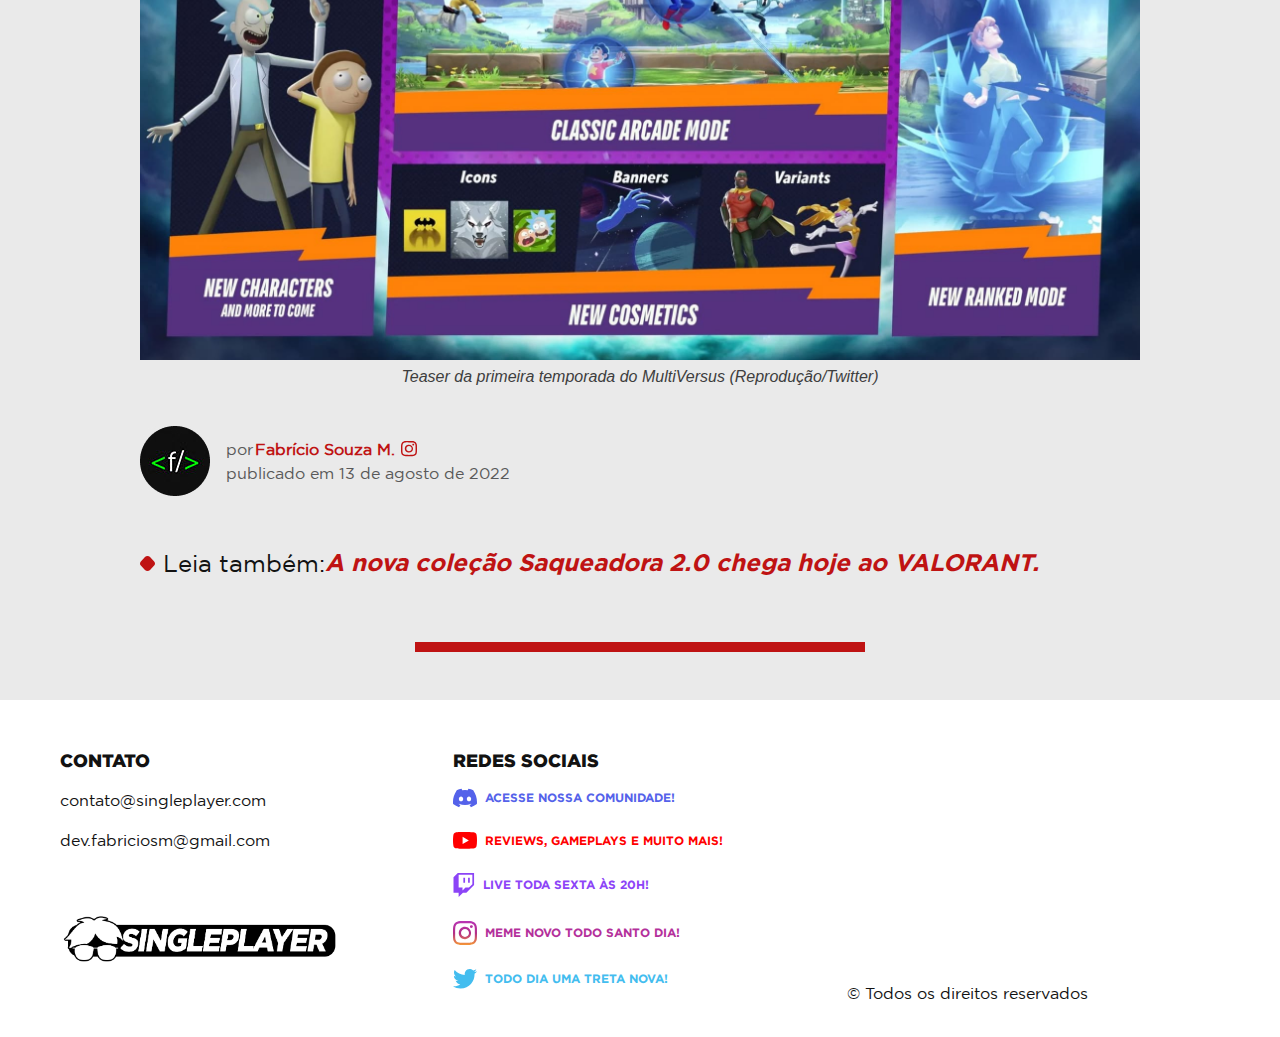
<file: newspages/newspage02.html>
<!DOCTYPE html>
<html lang="pt-br">
<head>
  <meta charset="UTF-8">
  <meta http-equiv="X-UA-Compatible" content="IE=edge">
  <meta name="viewport" content="width=device-width, initial-scale=1.0">
  <link rel="preconnect" href="https://fonts.googleapis.com">
  <link rel="preconnect" href="https://fonts.gstatic.com" crossorigin>
  <link href="https://fonts.googleapis.com/css2?family=Roboto&display=swap" rel="stylesheet">
  <meta name="description" content="Notícias do mundo dos GAMES com qualidade você encontra aqui.">
  <link rel="stylesheet" href="../css/style.css">
  <title>Rick chega ao Multiversus na 1° temporada do jogo.</title>
</head>
<body>
  <header class="header-bg">
    <div class="header container">
      <div class="mobile-menu">
        <div class="line1"></div>
        <div class="line2"></div>
        <div class="line3"></div>
      </div>
      <a href="../index.html"><img class="logo" src="../img/logo/logo.png" alt="Singleplayer" width="893" height="147"></a>
      <nav aria-label="primaria">
        <ul class="header-menu font-1-m-b cor-11">
          <li><a href="../newsletter.html">NEWSLETTER</a></li>
          <li><a href="https://github.com/Fabricio-souza-miranda" target="_blank">DISCORD</a></li>
          <li><a href="../agenda.html">AGENDA</a></li>
        </ul>
      </nav>
    </div>
  </header>

  <main class="newspage-grid">
    <div class="newspage-header container">
      <span class="cor-p1 font-1-xs">MULTIVERSUS</span>
      <h1 class="cor-p1 font-1-sup black">Rick chega ao Multiversus na 1° temporada do jogo.</h1>
      <p class="font-1-l cor-7">O <strong>MultiVersus</strong> mesmo em sua beta já teve <strong>milhões</strong> de downloads e com isso uma legião de fãs vem surgindo,
        neste <strong>dia 15</strong> (segunda-feira) a primeira temporada do jogo será lançada. Com a chegada do novo passe de batalha chegaram novos personagens como o <strong>Rick</strong> da dupla Rick and Morty.</p>
      <img src="../img/imagens/rickemorty_noticia/rick.jpg" alt="Rick de Rick and Morty." width="2428" height="1000">
      <i class="cor-8 image-info">Arte do personagem Rick (Reprodução/Player First Games)</i>
    </div>
    <div class="newspage-main small-container">
      <p class="cor-10 font-1-l">O game desenvolvido pela <strong>Player First Games</strong> vem ganhando o coração dos fãs a cada dia, e agora com essa atualização principalmente os fãs de <strong>Rick and Morty</strong> ficaram muito felizes. Além do <strong>Rick</strong> a atualização trará a divisão entre o <strong>modo clássico</strong> e o <stroong>modo ranqueado</stroong> que estava <i class="cor-p1">bloqueado</i> na beta, trará também novos cosméticos como <i class="cor-p1">ícones</i>, <i class="cor-p1">banners</i> e novas skins para os personagens <i class="cor-p1">LeBron</i> e <i class="cor-p1">Pernalonga</i>. Eai curtiu esse início de temporada? "ubala badubbb"</p>
      <h2 class="cor-p1 font-1-b black">Teaser da primeira temporada</h2>
      <img src="../img/imagens/rickemorty_noticia/teaser.jpg" alt="variantes da faca da coleção" width="1344" height="460">
      <i class="cor-8 image-info">Teaser da primeira temporada do MultiVersus (Reprodução/Twitter)</i>
      <div class="autor">
        <img src="../img/imagens/perfil/perfil2.jpg" alt="Newt" width="70" height="70">
        <div class="autor-infos cor-7 font-1-s">
          <div>
            por <a href="https://www.instagram.com/fabricio.css/"><strong>Fabrício Souza M.</strong>
            <img src="../img/icons/instagram-autor.svg" alt="" width="16" height="16"></a>
          </div>
          <div>publicado em 13 de agosto de 2022</div>
        </div>
      </div>
      <ul>
        <li class="cor-10 font-1-l">Leia também: <a href="newspage01.html">
          <i>A nova coleção Saqueadora 2.0 chega hoje ao VALORANT.</i>
        </a>
        </li>
      </ul>
      <div class="detail"></div>
    </div>
  </main>

  <footer class="footer-bg">
    <div class="footer container">
      <div class="contato">
        <h2 class="font-1-m-b cor-10">CONTATO</h2>
        <ul class="font-1-s cor-10">
          <li>contato@singleplayer.com</li>
          <li>dev.fabriciosm@gmail.com</li>
        </ul>
        <img src="../img/logo/logo.png" width="893" height="147" alt="Singleplayer">
      </div>
      <div class="redes">
        <h2 class="font-1-m-b cor-10">REDES SOCIAIS</h2>
        <ul class="font-1-xs">
          <li><a href="https://github.com/Fabricio-souza-miranda" target="_blank"><img src="../img/icons/footer_icons/discord.svg" alt="" contato>ACESSE NOSSA COMUNIDADE!</a></li>
          <li><a href="https://github.com/Fabricio-souza-miranda" target="_blank"><img src="../img/icons/footer_icons/youtube.svg" alt="" width="24" height="17">REVIEWS, GAMEPLAYS E MUITO MAIS!</a></li>
          <li><a href="https://github.com/Fabricio-souza-miranda" target="_blank"><img src="../img/icons/footer_icons/twitch.svg" alt="" width="22" height="24">LIVE TODA SEXTA ÀS 20H!</a></li>
          <li><a href="https://github.com/Fabricio-souza-miranda" target="_blank"><img src="../img/icons/footer_icons/instagram.svg" alt="" width="24" height="24">MEME NOVO TODO SANTO DIA!</a></li>
          <li><a href="https://github.com/Fabricio-souza-miranda" target="_blank"><img src="../img/icons/footer_icons/twitter.svg" alt="" width="24" height="24">TODO DIA UMA TRETA NOVA!</a></li>

        </ul>
      </div>
      <div class="copy">
        <h2 class="font-1-s cor-10">© Todos os direitos reservados</h2>
      </div>
    </div>
  </footer>
  
  <script src="../js/script.js"></script>
</body>
</html>
</file>
<file: css/style.css>
/* Global */
@import "global/global.css";
@import "./utilizaveis/cores.css";
@import "./utilizaveis/tipografia.css";

@import "./global/header.css";
@import "./global/footer.css";

/* Utilizaveis */
@import "./utilizaveis/componentes.css";
@import "./utilizaveis/category.css";

/* Home */

@import "./showcase/showcase.css";
@import "./othernews.css";

/* Newsletter */
@import "./newsletter.css";

/* News Pages */
@import "newspages/newspage.css";

/* Agenda */
@import "./agenda.css";
</file>
